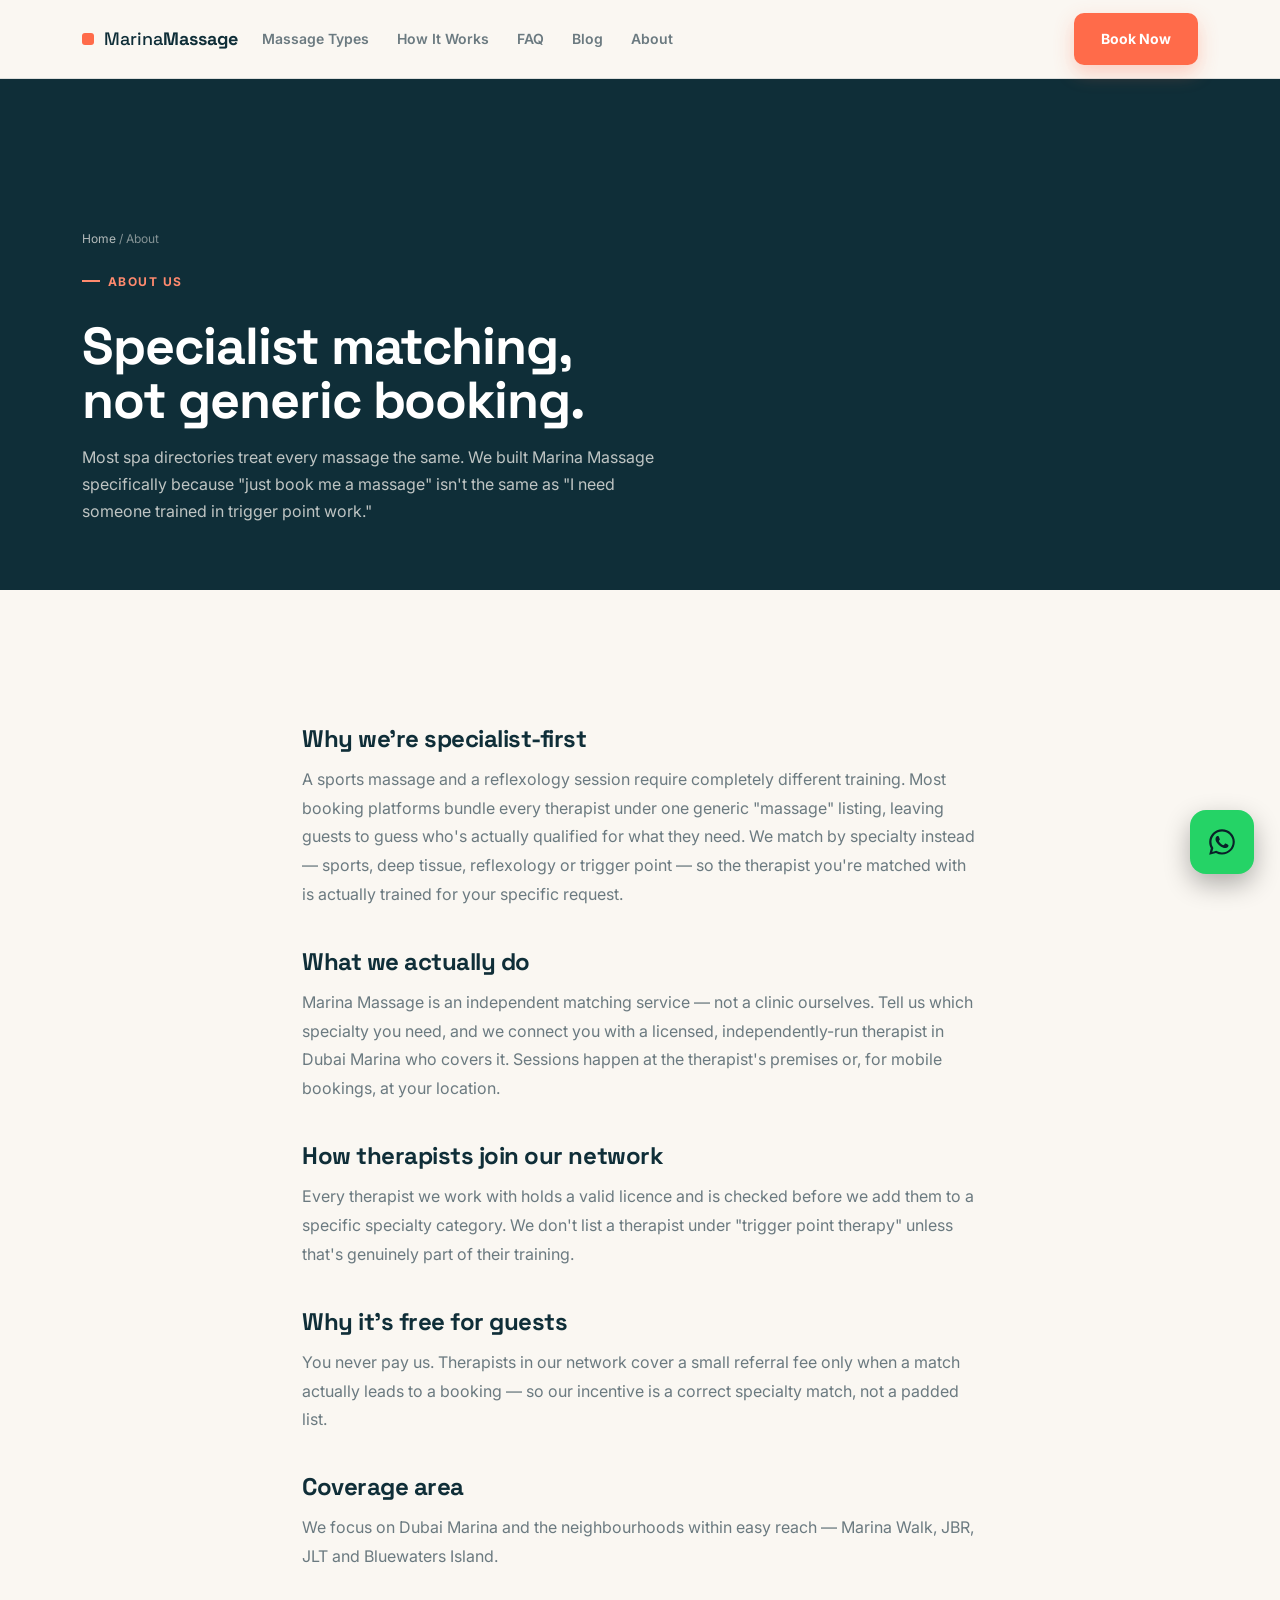
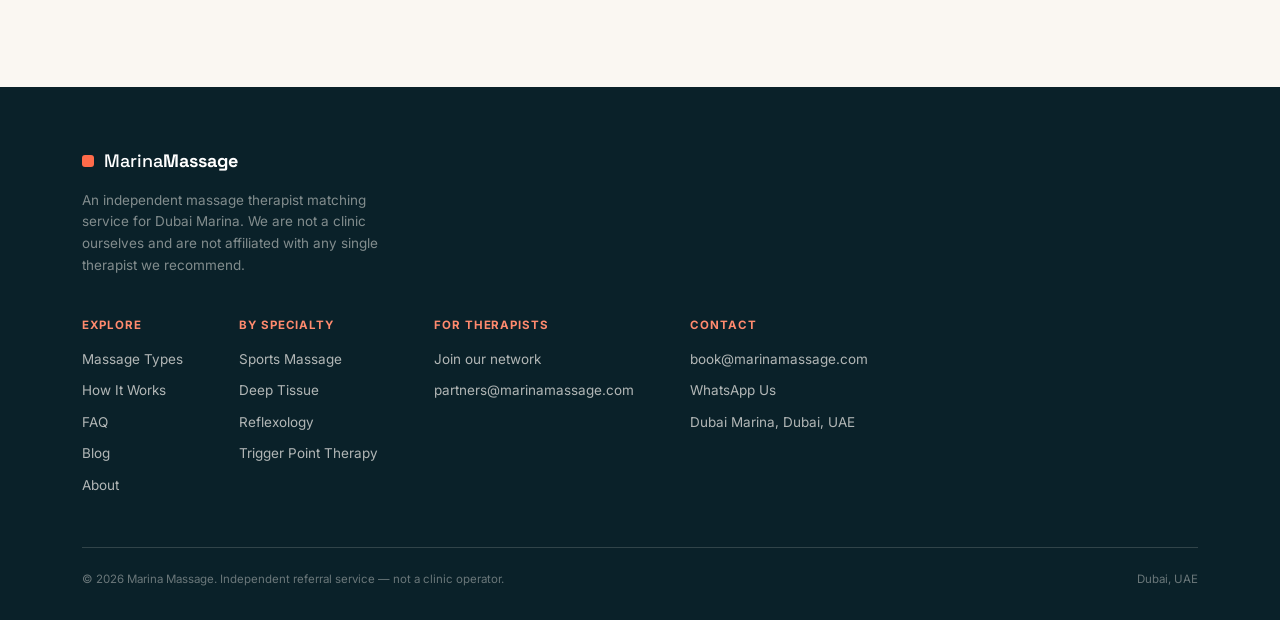
<file: about.html>
<!DOCTYPE html>
<html lang="en">
<head>
<meta charset="UTF-8">
<meta name="viewport" content="width=device-width, initial-scale=1.0">
<title>About Us — Marina Massage | Specialist Massage Therapist Matching</title>
<meta name="description" content="Learn how Marina Massage matches guests with the right massage specialist — sports, deep tissue, reflexology or trigger point — in Dubai Marina.">
<meta name="robots" content="index, follow, max-image-preview:large, max-snippet:-1, max-video-preview:-1">
<link rel="canonical" href="https://www.marinamassage.com/about.html">

<meta name="google-site-verification" content="REPLACE_WITH_YOUR_GSC_CODE">
<meta name="msvalidate.01" content="REPLACE_WITH_YOUR_BING_CODE">

<meta property="og:type" content="website">
<meta property="og:site_name" content="Marina Massage">
<meta property="og:title" content="About Us — Marina Massage | Specialist Massage Therapist Matching">
<meta property="og:description" content="Learn how Marina Massage matches guests with the right massage specialist — sports, deep tissue, reflexology or trigger point — in Dubai Marina.">
<meta property="og:image" content="https://images.unsplash.com/photo-1540205895360-4ad4cffb3aa8?w=1200&q=80&auto=format&fit=crop">
<meta property="og:image:width" content="1200">
<meta property="og:image:height" content="800">
<meta property="og:url" content="https://www.marinamassage.com/about.html">
<meta property="og:locale" content="en_AE">

<meta name="twitter:card" content="summary_large_image">
<meta name="twitter:title" content="About Us — Marina Massage | Specialist Massage Therapist Matching">
<meta name="twitter:description" content="Learn how Marina Massage matches guests with the right massage specialist — sports, deep tissue, reflexology or trigger point — in Dubai Marina.">
<meta name="twitter:image" content="https://images.unsplash.com/photo-1540205895360-4ad4cffb3aa8?w=1200&q=80&auto=format&fit=crop">

<link rel="preconnect" href="https://fonts.googleapis.com">
<link rel="preconnect" href="https://fonts.gstatic.com" crossorigin>
<link rel="preconnect" href="https://images.unsplash.com">
<link href="https://fonts.googleapis.com/css2?family=Space+Grotesk:wght@500;600;700&family=Inter:wght@400;500;600;700&display=swap" rel="stylesheet">

<script type="application/ld+json">
{
  "@context": "https://schema.org",
  "@type": "AboutPage",
  "name": "About Marina Massage",
  "url": "https://www.marinamassage.com/about.html",
  "mainEntity": {
    "@type": "LocalBusiness",
    "name": "Marina Massage",
    "description": "Independent massage therapist matching service for Dubai Marina."
  }
}
</script>

<link rel="stylesheet" href="style.css">
</head>
<body>
<nav class="nav">
  <div class="nav-inner">
    <a href="index.html" class="brand">
      <span class="brand-dot"></span>
      <span class="brand-word">Marina<strong>Massage</strong></span>
    </a>
    <div class="nav-links">
      <a href="index.html#types">Massage Types</a>
      <a href="index.html#how">How It Works</a>
      <a href="index.html#faq">FAQ</a>
      <a href="blog.html">Blog</a>
      <a href="about.html">About</a>
    </div>
    <div class="nav-cta">
      <a class="btn btn-primary" href="index.html#book">Book Now</a>
      <button class="nav-burger" aria-label="Menu" aria-expanded="false">
        <svg viewBox="0 0 24 24" fill="none" stroke="currentColor" stroke-width="2" stroke-linecap="round">
          <line x1="3" y1="6" x2="21" y2="6"></line>
          <line x1="3" y1="12" x2="21" y2="12"></line>
          <line x1="3" y1="18" x2="21" y2="18"></line>
        </svg>
      </button>
    </div>
  </div>
  <div class="mobile-links">
    <a href="index.html#types">Massage Types</a>
    <a href="index.html#how">How It Works</a>
    <a href="index.html#faq">FAQ</a>
    <a href="blog.html">Blog</a>
    <a href="about.html">About</a>
    <a href="index.html#book">Book Now</a>
  </div>
</nav>

<main id="main">
  <section class="page-hero">
    <div class="wrap">
      <div class="page-hero-crumb"><a href="index.html">Home</a> / About</div>
      <div class="eyebrow eyebrow-light">About Us</div>
      <h1>Specialist matching,<br>not generic booking.</h1>
      <p>Most spa directories treat every massage the same. We built Marina Massage specifically because "just book me a massage" isn't the same as "I need someone trained in trigger point work."</p>
    </div>
  </section>

  <section>
    <div class="wrap prose">
      <h2>Why we're specialist-first</h2>
      <p>A sports massage and a reflexology session require completely different training. Most booking platforms bundle every therapist under one generic "massage" listing, leaving guests to guess who's actually qualified for what they need. We match by specialty instead — sports, deep tissue, reflexology or trigger point — so the therapist you're matched with is actually trained for your specific request.</p>

      <h2>What we actually do</h2>
      <p>Marina Massage is an independent matching service — not a clinic ourselves. Tell us which specialty you need, and we connect you with a licensed, independently-run therapist in Dubai Marina who covers it. Sessions happen at the therapist's premises or, for mobile bookings, at your location.</p>

      <h2>How therapists join our network</h2>
      <p>Every therapist we work with holds a valid licence and is checked before we add them to a specific specialty category. We don't list a therapist under "trigger point therapy" unless that's genuinely part of their training.</p>

      <h2>Why it's free for guests</h2>
      <p>You never pay us. Therapists in our network cover a small referral fee only when a match actually leads to a booking — so our incentive is a correct specialty match, not a padded list.</p>

      <h2>Coverage area</h2>
      <p>We focus on Dubai Marina and the neighbourhoods within easy reach — Marina Walk, JBR, JLT and Bluewaters Island.</p>
    </div>
  </section>

</main>

<footer>
  <div class="wrap">
    <div class="footer-top">
      <div class="footer-brand">
        <a href="index.html" class="brand">
          <span class="brand-dot"></span>
          <span class="brand-word">Marina<strong>Massage</strong></span>
        </a>
        <p>An independent massage therapist matching service for Dubai Marina. We are not a clinic ourselves and are not affiliated with any single therapist we recommend.</p>
      </div>
      <div class="footer-cols">
        <div class="footer-col">
          <h4>Explore</h4>
          <a href="index.html#types">Massage Types</a>
          <a href="index.html#how">How It Works</a>
          <a href="index.html#faq">FAQ</a>
          <a href="blog.html">Blog</a>
          <a href="about.html">About</a>
        </div>
        <div class="footer-col">
          <h4>By Specialty</h4>
          <a href="sports-massage-dubai-marina.html">Sports Massage</a>
          <a href="deep-tissue-massage-dubai-marina.html">Deep Tissue</a>
          <a href="reflexology-dubai-marina.html">Reflexology</a>
          <a href="trigger-point-therapy-dubai-marina.html">Trigger Point Therapy</a>
        </div>
        <div class="footer-col">
          <h4>For Therapists</h4>
          <a href="mailto:partners@marinamassage.com">Join our network</a>
          <span>partners@marinamassage.com</span>
        </div>
        <div class="footer-col">
          <h4>Contact</h4>
          <a href="mailto:book@marinamassage.com">book@marinamassage.com</a>
          <a href="https://wa.me/9715XXXXXXXX" target="_blank" rel="noopener">WhatsApp Us</a>
          <span>Dubai Marina, Dubai, UAE</span>
        </div>
      </div>
    </div>
    <div class="footer-bottom">
      <span>© 2026 Marina Massage. Independent referral service — not a clinic operator.</span>
      <span>Dubai, UAE</span>
    </div>
  </div>
</footer>

<a href="https://wa.me/9715XXXXXXXX?text=Hi%2C%20I%27d%20like%20to%20book%20a%20massage%20therapist%20in%20Dubai%20Marina" class="whatsapp-float" target="_blank" rel="noopener" aria-label="Chat on WhatsApp">
  <svg viewBox="0 0 32 32" width="32" height="32" fill="currentColor" aria-hidden="true"><path d="M16.004 3.2c-7.06 0-12.8 5.74-12.8 12.8 0 2.258.594 4.4 1.63 6.246L3.2 28.8l6.73-1.766a12.73 12.73 0 0 0 6.074 1.546h.006c7.06 0 12.8-5.74 12.8-12.8s-5.74-12.58-12.806-12.58Zm0 23.36a10.5 10.5 0 0 1-5.35-1.464l-.384-.228-3.994 1.048 1.066-3.894-.25-.4a10.53 10.53 0 0 1-1.612-5.622c0-5.834 4.746-10.58 10.586-10.58 2.828 0 5.486 1.102 7.486 3.104a10.51 10.51 0 0 1 3.098 7.484c0 5.834-4.746 10.552-10.646 10.552Zm5.802-7.906c-.318-.16-1.882-.928-2.174-1.034-.292-.108-.504-.16-.716.16-.212.318-.822 1.034-1.008 1.246-.186.212-.372.238-.69.08-.318-.16-1.344-.496-2.56-1.578-.946-.844-1.586-1.886-1.772-2.204-.186-.318-.02-.49.14-.65.144-.144.318-.372.478-.558.16-.186.212-.318.318-.53.106-.212.052-.398-.026-.558-.08-.16-.716-1.726-.982-2.364-.258-.622-.522-.538-.716-.548l-.61-.01c-.212 0-.558.08-.85.398-.292.318-1.114 1.088-1.114 2.652s1.14 3.076 1.298 3.288c.16.212 2.244 3.428 5.436 4.806.76.328 1.352.524 1.814.67.762.242 1.456.208 2.004.126.612-.092 1.882-.77 2.148-1.512.266-.742.266-1.378.186-1.512-.078-.134-.29-.212-.608-.372Z"/></svg>
</a>

<script src="script.js"></script>
</body>
</html>
</file>
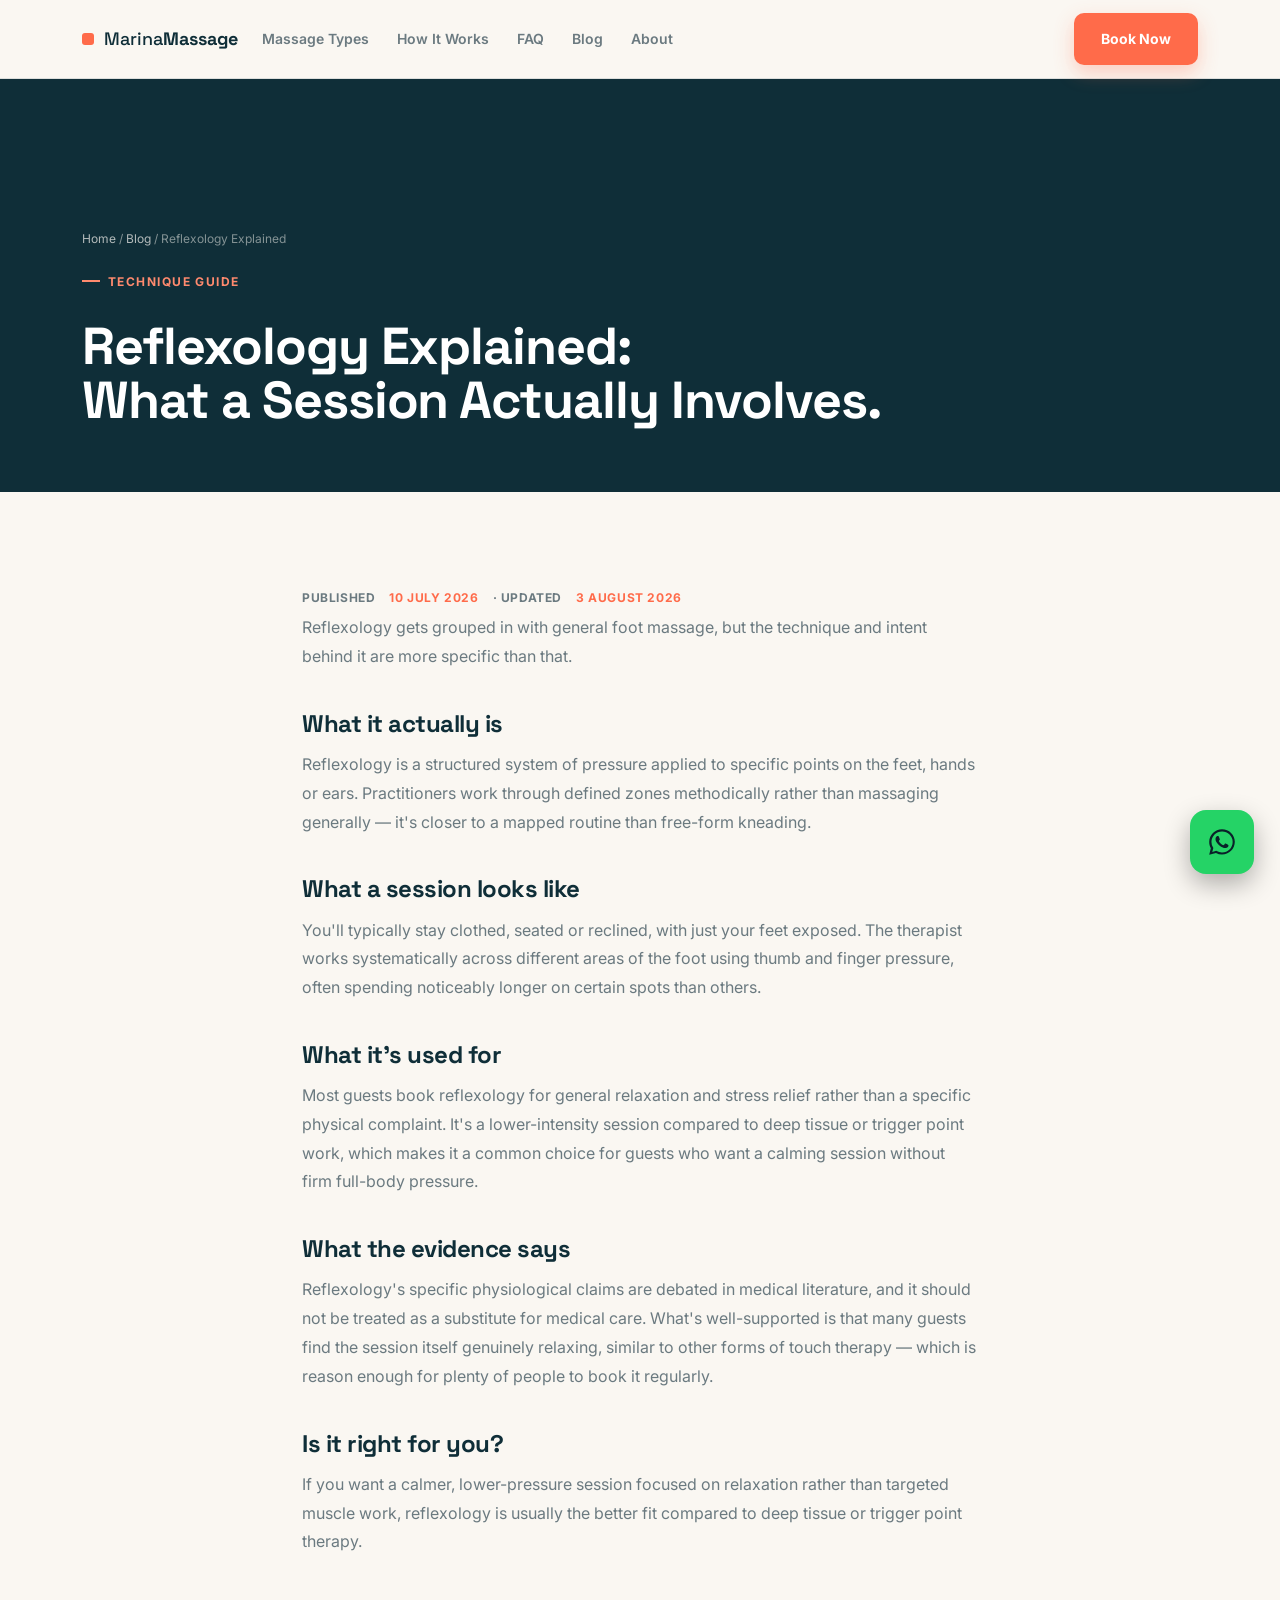
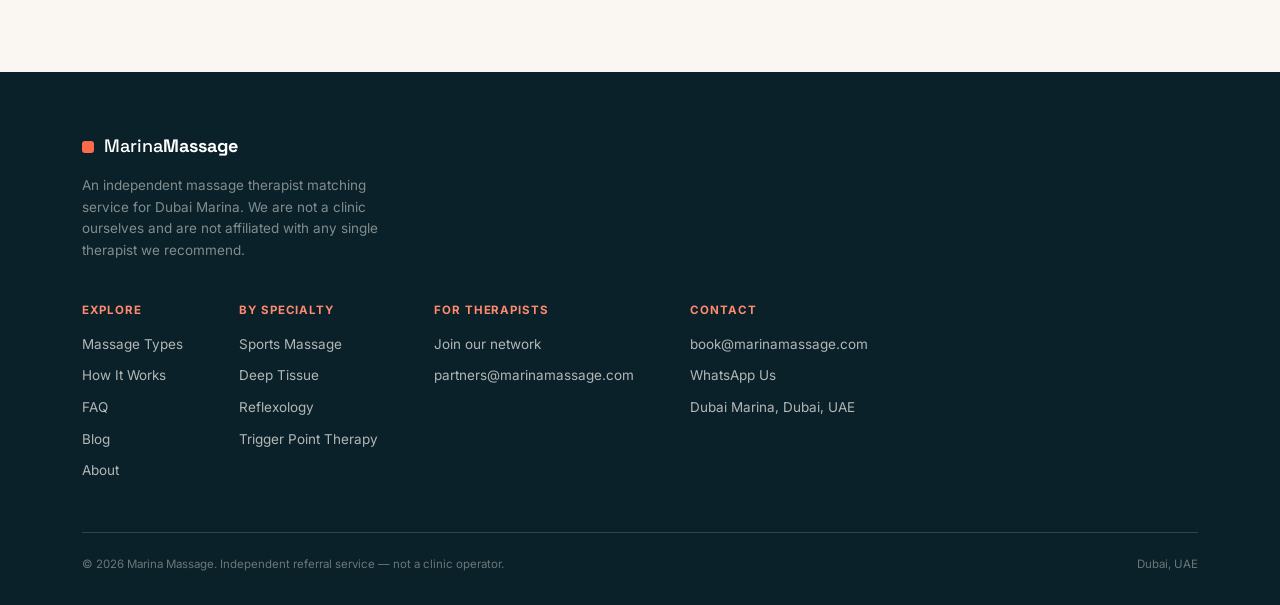
<file: blog-reflexology-explained html.html>
<!DOCTYPE html>
<html lang="en">
<head>
<meta charset="UTF-8">
<meta name="viewport" content="width=device-width, initial-scale=1.0">
<title>Reflexology Explained: What a Session Actually Involves | Marina Massage</title>
<meta name="description" content="What happens in a reflexology session, what it is used for, and what the evidence actually says.">
<meta name="robots" content="index, follow, max-image-preview:large, max-snippet:-1, max-video-preview:-1">
<link rel="canonical" href="https://www.marinamassage.com/blog-reflexology-explained.html">

<meta name="google-site-verification" content="REPLACE_WITH_YOUR_GSC_CODE">
<meta name="msvalidate.01" content="REPLACE_WITH_YOUR_BING_CODE">

<meta property="og:type" content="article">
<meta property="og:site_name" content="Marina Massage">
<meta property="og:title" content="Reflexology Explained: What a Session Actually Involves | Marina Massage">
<meta property="og:description" content="What happens in a reflexology session, what it is used for, and what the evidence actually says.">
<meta property="og:image" content="https://images.unsplash.com/photo-1545463913-5083aa7359a6?w=1200&q=80&auto=format&fit=crop">
<meta property="og:image:width" content="1200">
<meta property="og:image:height" content="800">
<meta property="og:url" content="https://www.marinamassage.com/blog-reflexology-explained.html">
<meta property="og:locale" content="en_AE">
<meta property="article:published_time" content="2026-07-10T09:00:00+04:00">
<meta property="article:modified_time" content="2026-08-03T12:00:00+04:00">
<meta name="twitter:card" content="summary_large_image">
<meta name="twitter:title" content="Reflexology Explained: What a Session Actually Involves | Marina Massage">
<meta name="twitter:description" content="What happens in a reflexology session, what it is used for, and what the evidence actually says.">
<meta name="twitter:image" content="https://images.unsplash.com/photo-1545463913-5083aa7359a6?w=1200&q=80&auto=format&fit=crop">

<link rel="preconnect" href="https://fonts.googleapis.com">
<link rel="preconnect" href="https://fonts.gstatic.com" crossorigin>
<link rel="preconnect" href="https://images.unsplash.com">
<link href="https://fonts.googleapis.com/css2?family=Space+Grotesk:wght@500;600;700&family=Inter:wght@400;500;600;700&display=swap" rel="stylesheet">

<script type="application/ld+json">
{
  "@context": "https://schema.org",
  "@type": "Article",
  "headline": "Reflexology Explained: What a Session Actually Involves",
  "description": "A guide to what happens in a reflexology session and what it is intended to do.",
  "image": "https://images.unsplash.com/photo-1545463913-5083aa7359a6?w=1200&q=80&auto=format&fit=crop",
  "author": {"@type": "Organization", "name": "Marina Massage"},
  "publisher": {"@type": "Organization", "name": "Marina Massage"},
  "datePublished": "2026-07-10",
  "dateModified": "2026-08-03",
  "mainEntityOfPage": "https://www.marinamassage.com/blog-reflexology-explained.html"
}
</script>

<link rel="stylesheet" href="style.css">
</head>
<body>
<nav class="nav">
  <div class="nav-inner">
    <a href="index.html" class="brand">
      <span class="brand-dot"></span>
      <span class="brand-word">Marina<strong>Massage</strong></span>
    </a>
    <div class="nav-links">
      <a href="index.html#types">Massage Types</a>
      <a href="index.html#how">How It Works</a>
      <a href="index.html#faq">FAQ</a>
      <a href="blog.html">Blog</a>
      <a href="about.html">About</a>
    </div>
    <div class="nav-cta">
      <a class="btn btn-primary" href="index.html#book">Book Now</a>
      <button class="nav-burger" aria-label="Menu" aria-expanded="false">
        <svg viewBox="0 0 24 24" fill="none" stroke="currentColor" stroke-width="2" stroke-linecap="round">
          <line x1="3" y1="6" x2="21" y2="6"></line>
          <line x1="3" y1="12" x2="21" y2="12"></line>
          <line x1="3" y1="18" x2="21" y2="18"></line>
        </svg>
      </button>
    </div>
  </div>
  <div class="mobile-links">
    <a href="index.html#types">Massage Types</a>
    <a href="index.html#how">How It Works</a>
    <a href="index.html#faq">FAQ</a>
    <a href="blog.html">Blog</a>
    <a href="about.html">About</a>
    <a href="index.html#book">Book Now</a>
  </div>
</nav>

<main id="main">
  <section class="page-hero">
    <div class="wrap">
      <div class="page-hero-crumb"><a href="index.html">Home</a> / <a href="blog.html">Blog</a> / Reflexology Explained</div>
      <div class="eyebrow eyebrow-light">Technique Guide</div>
      <h1>Reflexology Explained:<br>What a Session Actually Involves.</h1>
    </div>
  </section>

  <section>
    <div class="wrap prose">
      <div class="prose-meta">Published <span>10 July 2026</span> · Updated <span>3 August 2026</span></div>
      <p>Reflexology gets grouped in with general foot massage, but the technique and intent behind it are more specific than that.</p>

      <h2>What it actually is</h2>
      <p>Reflexology is a structured system of pressure applied to specific points on the feet, hands or ears. Practitioners work through defined zones methodically rather than massaging generally — it's closer to a mapped routine than free-form kneading.</p>

      <h2>What a session looks like</h2>
      <p>You'll typically stay clothed, seated or reclined, with just your feet exposed. The therapist works systematically across different areas of the foot using thumb and finger pressure, often spending noticeably longer on certain spots than others.</p>

      <h2>What it's used for</h2>
      <p>Most guests book reflexology for general relaxation and stress relief rather than a specific physical complaint. It's a lower-intensity session compared to deep tissue or trigger point work, which makes it a common choice for guests who want a calming session without firm full-body pressure.</p>

      <h2>What the evidence says</h2>
      <p>Reflexology's specific physiological claims are debated in medical literature, and it should not be treated as a substitute for medical care. What's well-supported is that many guests find the session itself genuinely relaxing, similar to other forms of touch therapy — which is reason enough for plenty of people to book it regularly.</p>

      <h2>Is it right for you?</h2>
      <p>If you want a calmer, lower-pressure session focused on relaxation rather than targeted muscle work, reflexology is usually the better fit compared to deep tissue or trigger point therapy.</p>
    </div>
  </section>

</main>

<footer>
  <div class="wrap">
    <div class="footer-top">
      <div class="footer-brand">
        <a href="index.html" class="brand">
          <span class="brand-dot"></span>
          <span class="brand-word">Marina<strong>Massage</strong></span>
        </a>
        <p>An independent massage therapist matching service for Dubai Marina. We are not a clinic ourselves and are not affiliated with any single therapist we recommend.</p>
      </div>
      <div class="footer-cols">
        <div class="footer-col">
          <h4>Explore</h4>
          <a href="index.html#types">Massage Types</a>
          <a href="index.html#how">How It Works</a>
          <a href="index.html#faq">FAQ</a>
          <a href="blog.html">Blog</a>
          <a href="about.html">About</a>
        </div>
        <div class="footer-col">
          <h4>By Specialty</h4>
          <a href="sports-massage-dubai-marina.html">Sports Massage</a>
          <a href="deep-tissue-massage-dubai-marina.html">Deep Tissue</a>
          <a href="reflexology-dubai-marina.html">Reflexology</a>
          <a href="trigger-point-therapy-dubai-marina.html">Trigger Point Therapy</a>
        </div>
        <div class="footer-col">
          <h4>For Therapists</h4>
          <a href="mailto:partners@marinamassage.com">Join our network</a>
          <span>partners@marinamassage.com</span>
        </div>
        <div class="footer-col">
          <h4>Contact</h4>
          <a href="mailto:book@marinamassage.com">book@marinamassage.com</a>
          <a href="https://wa.me/9715XXXXXXXX" target="_blank" rel="noopener">WhatsApp Us</a>
          <span>Dubai Marina, Dubai, UAE</span>
        </div>
      </div>
    </div>
    <div class="footer-bottom">
      <span>© 2026 Marina Massage. Independent referral service — not a clinic operator.</span>
      <span>Dubai, UAE</span>
    </div>
  </div>
</footer>

<a href="https://wa.me/9715XXXXXXXX?text=Hi%2C%20I%27d%20like%20to%20book%20a%20massage%20therapist%20in%20Dubai%20Marina" class="whatsapp-float" target="_blank" rel="noopener" aria-label="Chat on WhatsApp">
  <svg viewBox="0 0 32 32" width="32" height="32" fill="currentColor" aria-hidden="true"><path d="M16.004 3.2c-7.06 0-12.8 5.74-12.8 12.8 0 2.258.594 4.4 1.63 6.246L3.2 28.8l6.73-1.766a12.73 12.73 0 0 0 6.074 1.546h.006c7.06 0 12.8-5.74 12.8-12.8s-5.74-12.58-12.806-12.58Zm0 23.36a10.5 10.5 0 0 1-5.35-1.464l-.384-.228-3.994 1.048 1.066-3.894-.25-.4a10.53 10.53 0 0 1-1.612-5.622c0-5.834 4.746-10.58 10.586-10.58 2.828 0 5.486 1.102 7.486 3.104a10.51 10.51 0 0 1 3.098 7.484c0 5.834-4.746 10.552-10.646 10.552Zm5.802-7.906c-.318-.16-1.882-.928-2.174-1.034-.292-.108-.504-.16-.716.16-.212.318-.822 1.034-1.008 1.246-.186.212-.372.238-.69.08-.318-.16-1.344-.496-2.56-1.578-.946-.844-1.586-1.886-1.772-2.204-.186-.318-.02-.49.14-.65.144-.144.318-.372.478-.558.16-.186.212-.318.318-.53.106-.212.052-.398-.026-.558-.08-.16-.716-1.726-.982-2.364-.258-.622-.522-.538-.716-.548l-.61-.01c-.212 0-.558.08-.85.398-.292.318-1.114 1.088-1.114 2.652s1.14 3.076 1.298 3.288c.16.212 2.244 3.428 5.436 4.806.76.328 1.352.524 1.814.67.762.242 1.456.208 2.004.126.612-.092 1.882-.77 2.148-1.512.266-.742.266-1.378.186-1.512-.078-.134-.29-.212-.608-.372Z"/></svg>
</a>

<script src="script.js"></script>
</body>
</html>
</file>
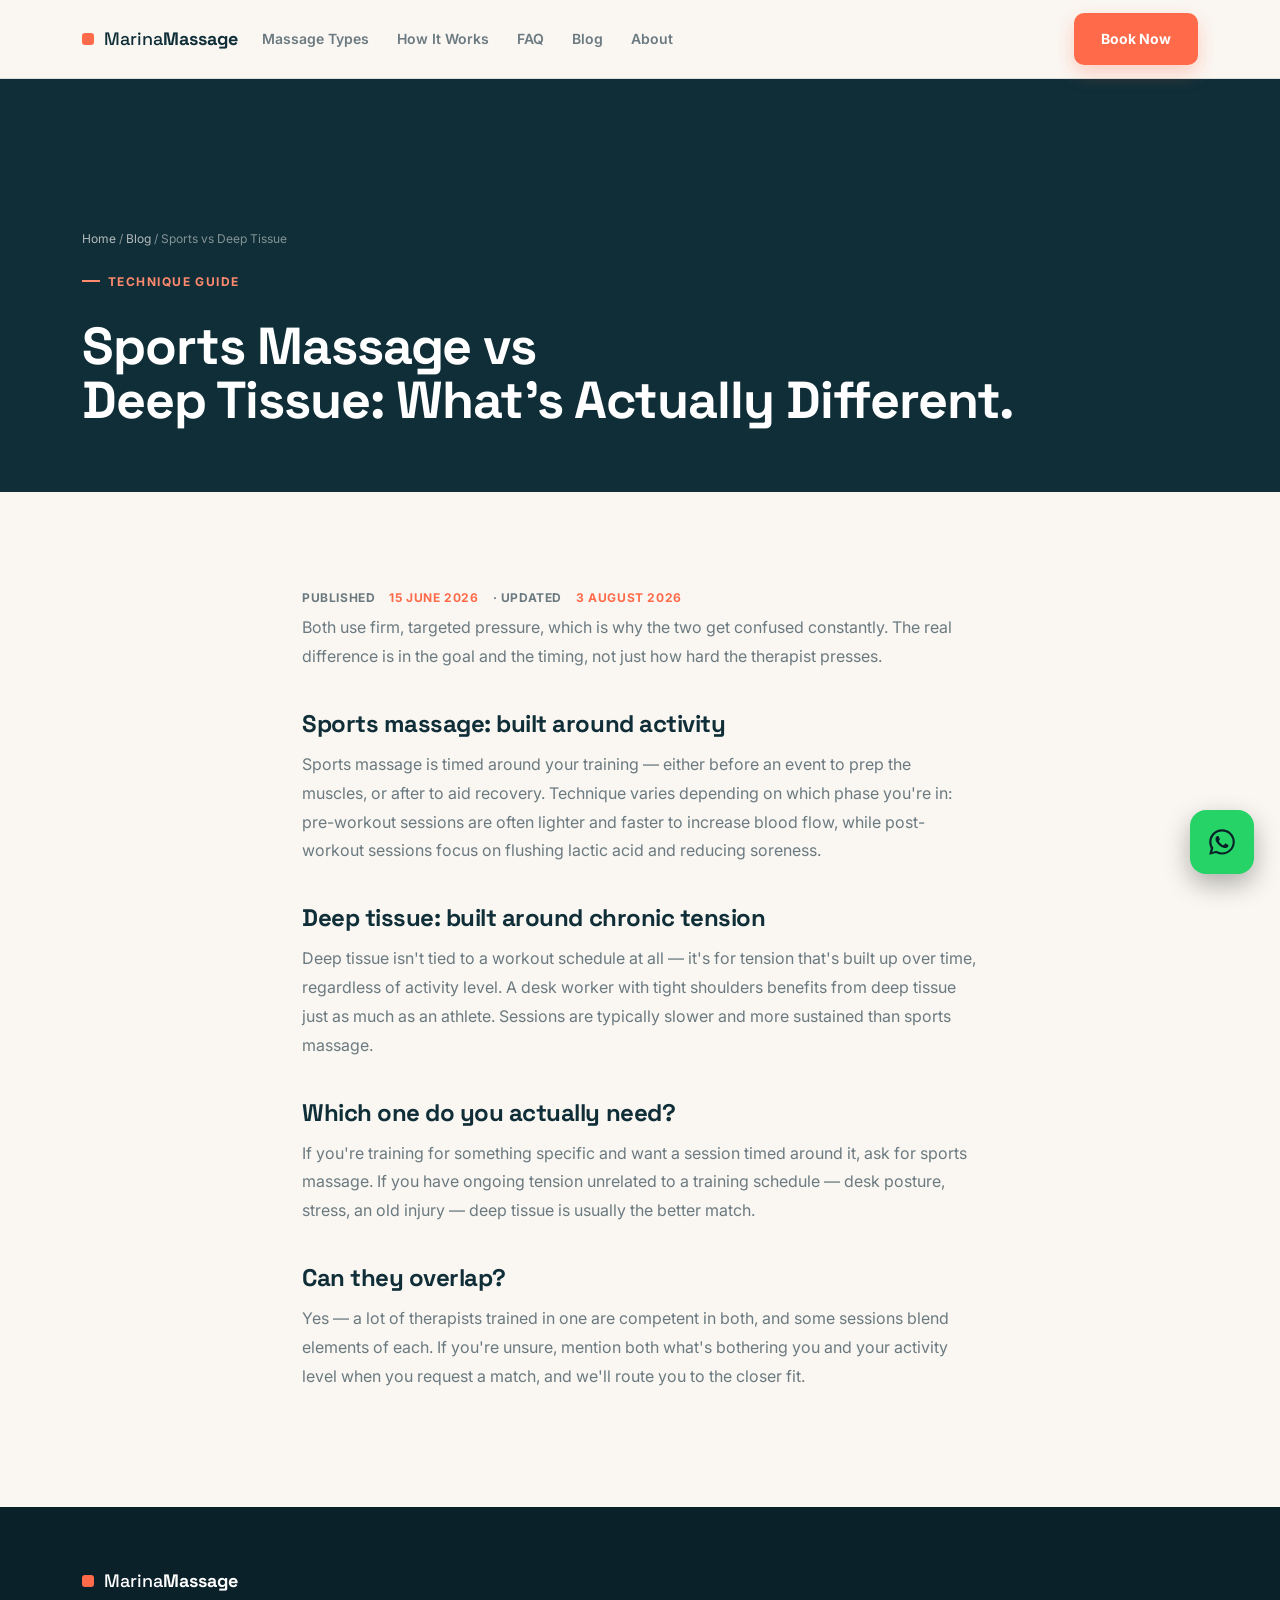
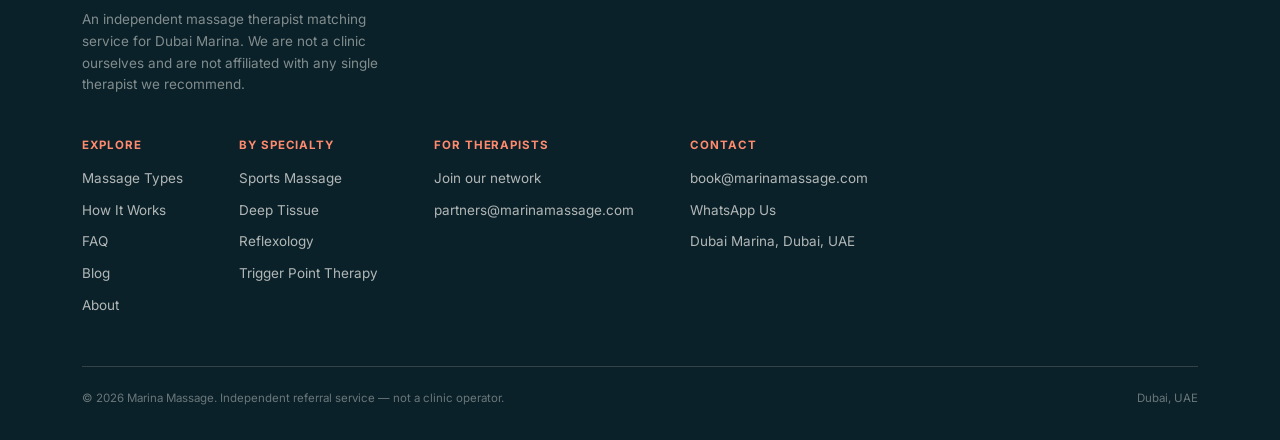
<file: blog-sports-vs-deep-tissue .html>
<!DOCTYPE html>
<html lang="en">
<head>
<meta charset="UTF-8">
<meta name="viewport" content="width=device-width, initial-scale=1.0">
<title>Sports Massage vs Deep Tissue: What's Actually Different | Marina Massage</title>
<meta name="description" content="Both use firm pressure, but sports massage and deep tissue massage differ in goal, timing and technique. Here is how to tell them apart.">
<meta name="robots" content="index, follow, max-image-preview:large, max-snippet:-1, max-video-preview:-1">
<link rel="canonical" href="https://www.marinamassage.com/blog-sports-vs-deep-tissue.html">

<meta name="google-site-verification" content="REPLACE_WITH_YOUR_GSC_CODE">
<meta name="msvalidate.01" content="REPLACE_WITH_YOUR_BING_CODE">

<meta property="og:type" content="article">
<meta property="og:site_name" content="Marina Massage">
<meta property="og:title" content="Sports Massage vs Deep Tissue: What's Actually Different | Marina Massage">
<meta property="og:description" content="Both use firm pressure, but sports massage and deep tissue massage differ in goal, timing and technique. Here is how to tell them apart.">
<meta property="og:image" content="https://images.unsplash.com/photo-1752650143052-fab46a8c2735?w=1200&q=80&auto=format&fit=crop">
<meta property="og:image:width" content="1200">
<meta property="og:image:height" content="800">
<meta property="og:url" content="https://www.marinamassage.com/blog-sports-vs-deep-tissue.html">
<meta property="og:locale" content="en_AE">
<meta property="article:published_time" content="2026-06-15T09:00:00+04:00">
<meta property="article:modified_time" content="2026-08-03T12:00:00+04:00">
<meta name="twitter:card" content="summary_large_image">
<meta name="twitter:title" content="Sports Massage vs Deep Tissue: What's Actually Different | Marina Massage">
<meta name="twitter:description" content="Both use firm pressure, but sports massage and deep tissue massage differ in goal, timing and technique. Here is how to tell them apart.">
<meta name="twitter:image" content="https://images.unsplash.com/photo-1752650143052-fab46a8c2735?w=1200&q=80&auto=format&fit=crop">

<link rel="preconnect" href="https://fonts.googleapis.com">
<link rel="preconnect" href="https://fonts.gstatic.com" crossorigin>
<link rel="preconnect" href="https://images.unsplash.com">
<link href="https://fonts.googleapis.com/css2?family=Space+Grotesk:wght@500;600;700&family=Inter:wght@400;500;600;700&display=swap" rel="stylesheet">

<script type="application/ld+json">
{
  "@context": "https://schema.org",
  "@type": "Article",
  "headline": "Sports Massage vs Deep Tissue: What's Actually Different",
  "description": "Both use firm pressure, but sports massage and deep tissue massage differ in goal, timing and technique.",
  "image": "https://images.unsplash.com/photo-1752650143052-fab46a8c2735?w=1200&q=80&auto=format&fit=crop",
  "author": {"@type": "Organization", "name": "Marina Massage"},
  "publisher": {"@type": "Organization", "name": "Marina Massage"},
  "datePublished": "2026-06-15",
  "dateModified": "2026-08-03",
  "mainEntityOfPage": "https://www.marinamassage.com/blog-sports-vs-deep-tissue.html"
}
</script>

<link rel="stylesheet" href="style.css">
</head>
<body>
<nav class="nav">
  <div class="nav-inner">
    <a href="index.html" class="brand">
      <span class="brand-dot"></span>
      <span class="brand-word">Marina<strong>Massage</strong></span>
    </a>
    <div class="nav-links">
      <a href="index.html#types">Massage Types</a>
      <a href="index.html#how">How It Works</a>
      <a href="index.html#faq">FAQ</a>
      <a href="blog.html">Blog</a>
      <a href="about.html">About</a>
    </div>
    <div class="nav-cta">
      <a class="btn btn-primary" href="index.html#book">Book Now</a>
      <button class="nav-burger" aria-label="Menu" aria-expanded="false">
        <svg viewBox="0 0 24 24" fill="none" stroke="currentColor" stroke-width="2" stroke-linecap="round">
          <line x1="3" y1="6" x2="21" y2="6"></line>
          <line x1="3" y1="12" x2="21" y2="12"></line>
          <line x1="3" y1="18" x2="21" y2="18"></line>
        </svg>
      </button>
    </div>
  </div>
  <div class="mobile-links">
    <a href="index.html#types">Massage Types</a>
    <a href="index.html#how">How It Works</a>
    <a href="index.html#faq">FAQ</a>
    <a href="blog.html">Blog</a>
    <a href="about.html">About</a>
    <a href="index.html#book">Book Now</a>
  </div>
</nav>

<main id="main">
  <section class="page-hero">
    <div class="wrap">
      <div class="page-hero-crumb"><a href="index.html">Home</a> / <a href="blog.html">Blog</a> / Sports vs Deep Tissue</div>
      <div class="eyebrow eyebrow-light">Technique Guide</div>
      <h1>Sports Massage vs<br>Deep Tissue: What's Actually Different.</h1>
    </div>
  </section>

  <section>
    <div class="wrap prose">
      <div class="prose-meta">Published <span>15 June 2026</span> · Updated <span>3 August 2026</span></div>
      <p>Both use firm, targeted pressure, which is why the two get confused constantly. The real difference is in the goal and the timing, not just how hard the therapist presses.</p>

      <h2>Sports massage: built around activity</h2>
      <p>Sports massage is timed around your training — either before an event to prep the muscles, or after to aid recovery. Technique varies depending on which phase you're in: pre-workout sessions are often lighter and faster to increase blood flow, while post-workout sessions focus on flushing lactic acid and reducing soreness.</p>

      <h2>Deep tissue: built around chronic tension</h2>
      <p>Deep tissue isn't tied to a workout schedule at all — it's for tension that's built up over time, regardless of activity level. A desk worker with tight shoulders benefits from deep tissue just as much as an athlete. Sessions are typically slower and more sustained than sports massage.</p>

      <h2>Which one do you actually need?</h2>
      <p>If you're training for something specific and want a session timed around it, ask for sports massage. If you have ongoing tension unrelated to a training schedule — desk posture, stress, an old injury — deep tissue is usually the better match.</p>

      <h2>Can they overlap?</h2>
      <p>Yes — a lot of therapists trained in one are competent in both, and some sessions blend elements of each. If you're unsure, mention both what's bothering you and your activity level when you request a match, and we'll route you to the closer fit.</p>
    </div>
  </section>

</main>

<footer>
  <div class="wrap">
    <div class="footer-top">
      <div class="footer-brand">
        <a href="index.html" class="brand">
          <span class="brand-dot"></span>
          <span class="brand-word">Marina<strong>Massage</strong></span>
        </a>
        <p>An independent massage therapist matching service for Dubai Marina. We are not a clinic ourselves and are not affiliated with any single therapist we recommend.</p>
      </div>
      <div class="footer-cols">
        <div class="footer-col">
          <h4>Explore</h4>
          <a href="index.html#types">Massage Types</a>
          <a href="index.html#how">How It Works</a>
          <a href="index.html#faq">FAQ</a>
          <a href="blog.html">Blog</a>
          <a href="about.html">About</a>
        </div>
        <div class="footer-col">
          <h4>By Specialty</h4>
          <a href="sports-massage-dubai-marina.html">Sports Massage</a>
          <a href="deep-tissue-massage-dubai-marina.html">Deep Tissue</a>
          <a href="reflexology-dubai-marina.html">Reflexology</a>
          <a href="trigger-point-therapy-dubai-marina.html">Trigger Point Therapy</a>
        </div>
        <div class="footer-col">
          <h4>For Therapists</h4>
          <a href="mailto:partners@marinamassage.com">Join our network</a>
          <span>partners@marinamassage.com</span>
        </div>
        <div class="footer-col">
          <h4>Contact</h4>
          <a href="mailto:book@marinamassage.com">book@marinamassage.com</a>
          <a href="https://wa.me/9715XXXXXXXX" target="_blank" rel="noopener">WhatsApp Us</a>
          <span>Dubai Marina, Dubai, UAE</span>
        </div>
      </div>
    </div>
    <div class="footer-bottom">
      <span>© 2026 Marina Massage. Independent referral service — not a clinic operator.</span>
      <span>Dubai, UAE</span>
    </div>
  </div>
</footer>

<a href="https://wa.me/9715XXXXXXXX?text=Hi%2C%20I%27d%20like%20to%20book%20a%20massage%20therapist%20in%20Dubai%20Marina" class="whatsapp-float" target="_blank" rel="noopener" aria-label="Chat on WhatsApp">
  <svg viewBox="0 0 32 32" width="32" height="32" fill="currentColor" aria-hidden="true"><path d="M16.004 3.2c-7.06 0-12.8 5.74-12.8 12.8 0 2.258.594 4.4 1.63 6.246L3.2 28.8l6.73-1.766a12.73 12.73 0 0 0 6.074 1.546h.006c7.06 0 12.8-5.74 12.8-12.8s-5.74-12.58-12.806-12.58Zm0 23.36a10.5 10.5 0 0 1-5.35-1.464l-.384-.228-3.994 1.048 1.066-3.894-.25-.4a10.53 10.53 0 0 1-1.612-5.622c0-5.834 4.746-10.58 10.586-10.58 2.828 0 5.486 1.102 7.486 3.104a10.51 10.51 0 0 1 3.098 7.484c0 5.834-4.746 10.552-10.646 10.552Zm5.802-7.906c-.318-.16-1.882-.928-2.174-1.034-.292-.108-.504-.16-.716.16-.212.318-.822 1.034-1.008 1.246-.186.212-.372.238-.69.08-.318-.16-1.344-.496-2.56-1.578-.946-.844-1.586-1.886-1.772-2.204-.186-.318-.02-.49.14-.65.144-.144.318-.372.478-.558.16-.186.212-.318.318-.53.106-.212.052-.398-.026-.558-.08-.16-.716-1.726-.982-2.364-.258-.622-.522-.538-.716-.548l-.61-.01c-.212 0-.558.08-.85.398-.292.318-1.114 1.088-1.114 2.652s1.14 3.076 1.298 3.288c.16.212 2.244 3.428 5.436 4.806.76.328 1.352.524 1.814.67.762.242 1.456.208 2.004.126.612-.092 1.882-.77 2.148-1.512.266-.742.266-1.378.186-1.512-.078-.134-.29-.212-.608-.372Z"/></svg>
</a>

<script src="script.js"></script>
</body>
</html>
</file>
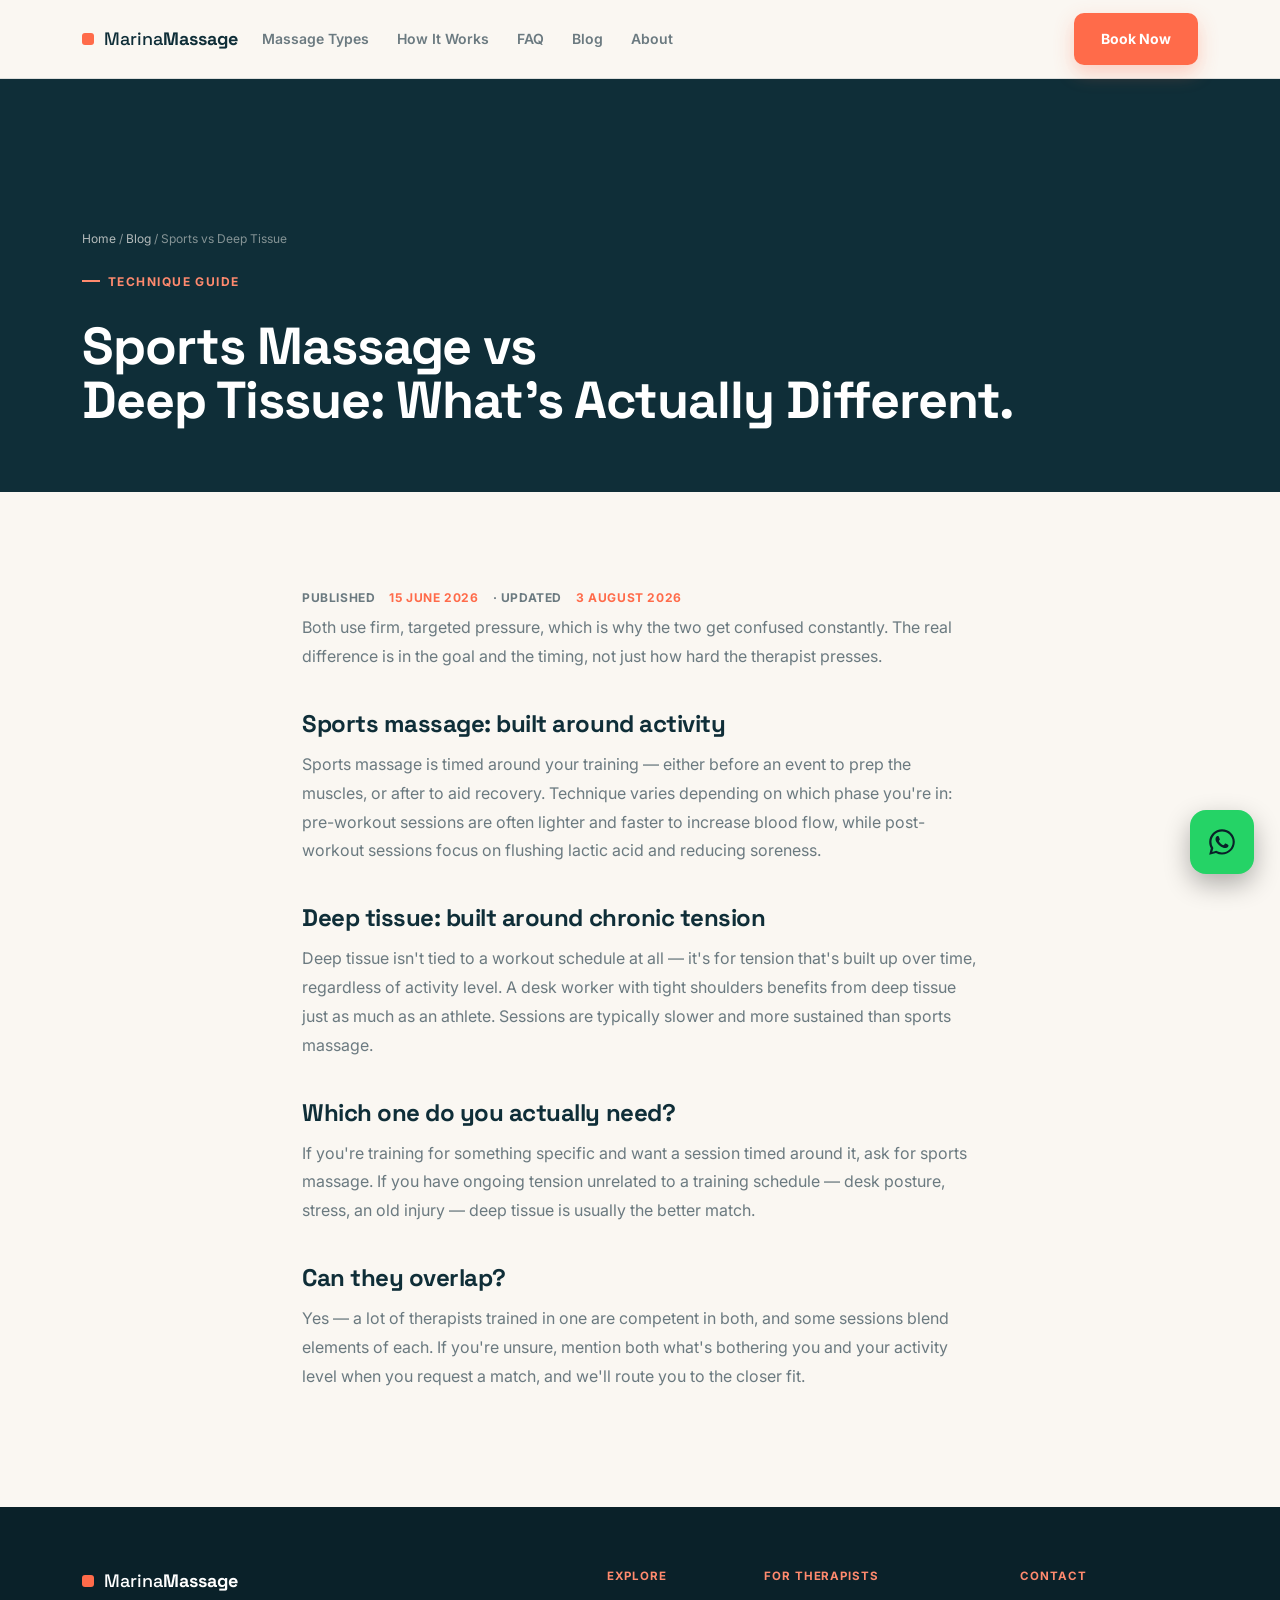
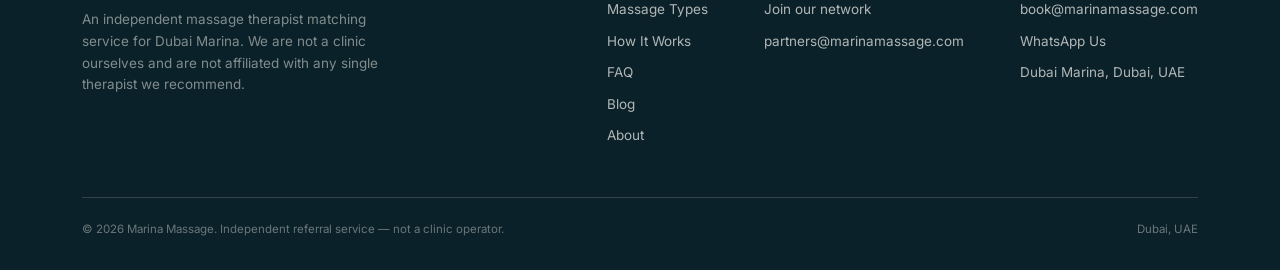
<file: blog-sports-vs-deep-tissue.html>
<!DOCTYPE html>
<html lang="en">
<head>
<meta charset="UTF-8">
<meta name="viewport" content="width=device-width, initial-scale=1.0">
<title>Sports Massage vs Deep Tissue: What's Actually Different | Marina Massage</title>
<meta name="description" content="Both use firm pressure, but sports massage and deep tissue massage differ in goal, timing and technique. Here is how to tell them apart.">
<meta name="robots" content="index, follow, max-image-preview:large, max-snippet:-1, max-video-preview:-1">
<link rel="canonical" href="https://www.marinamassage.com/blog-sports-vs-deep-tissue.html">

<meta name="google-site-verification" content="REPLACE_WITH_YOUR_GSC_CODE">
<meta name="msvalidate.01" content="REPLACE_WITH_YOUR_BING_CODE">

<meta property="og:type" content="article">
<meta property="og:site_name" content="Marina Massage">
<meta property="og:title" content="Sports Massage vs Deep Tissue: What's Actually Different | Marina Massage">
<meta property="og:description" content="Both use firm pressure, but sports massage and deep tissue massage differ in goal, timing and technique. Here is how to tell them apart.">
<meta property="og:image" content="https://images.unsplash.com/photo-1752650143052-fab46a8c2735?w=1200&q=80&auto=format&fit=crop">
<meta property="og:image:width" content="1200">
<meta property="og:image:height" content="800">
<meta property="og:url" content="https://www.marinamassage.com/blog-sports-vs-deep-tissue.html">
<meta property="og:locale" content="en_AE">
<meta property="article:published_time" content="2026-06-15T09:00:00+04:00">
<meta property="article:modified_time" content="2026-08-03T12:00:00+04:00">
<meta name="twitter:card" content="summary_large_image">
<meta name="twitter:title" content="Sports Massage vs Deep Tissue: What's Actually Different | Marina Massage">
<meta name="twitter:description" content="Both use firm pressure, but sports massage and deep tissue massage differ in goal, timing and technique. Here is how to tell them apart.">
<meta name="twitter:image" content="https://images.unsplash.com/photo-1752650143052-fab46a8c2735?w=1200&q=80&auto=format&fit=crop">

<link rel="preconnect" href="https://fonts.googleapis.com">
<link rel="preconnect" href="https://fonts.gstatic.com" crossorigin>
<link rel="preconnect" href="https://images.unsplash.com">
<link href="https://fonts.googleapis.com/css2?family=Space+Grotesk:wght@500;600;700&family=Inter:wght@400;500;600;700&display=swap" rel="stylesheet">

<script type="application/ld+json">
{
  "@context": "https://schema.org",
  "@type": "Article",
  "headline": "Sports Massage vs Deep Tissue: What's Actually Different",
  "description": "Both use firm pressure, but sports massage and deep tissue massage differ in goal, timing and technique.",
  "image": "https://images.unsplash.com/photo-1752650143052-fab46a8c2735?w=1200&q=80&auto=format&fit=crop",
  "author": {"@type": "Organization", "name": "Marina Massage"},
  "publisher": {"@type": "Organization", "name": "Marina Massage"},
  "datePublished": "2026-06-15",
  "dateModified": "2026-08-03",
  "mainEntityOfPage": "https://www.marinamassage.com/blog-sports-vs-deep-tissue.html"
}
</script>

<link rel="stylesheet" href="style.css">
</head>
<body>
<nav class="nav">
  <div class="nav-inner">
    <a href="index.html" class="brand">
      <span class="brand-dot"></span>
      <span class="brand-word">Marina<strong>Massage</strong></span>
    </a>
    <div class="nav-links">
      <a href="index.html#types">Massage Types</a>
      <a href="index.html#how">How It Works</a>
      <a href="index.html#faq">FAQ</a>
      <a href="blog.html">Blog</a>
      <a href="about.html">About</a>
    </div>
    <div class="nav-cta">
      <a class="btn btn-primary" href="index.html#book">Book Now</a>
      <button class="nav-burger" aria-label="Menu" aria-expanded="false">
        <svg viewBox="0 0 24 24" fill="none" stroke="currentColor" stroke-width="2" stroke-linecap="round">
          <line x1="3" y1="6" x2="21" y2="6"></line>
          <line x1="3" y1="12" x2="21" y2="12"></line>
          <line x1="3" y1="18" x2="21" y2="18"></line>
        </svg>
      </button>
    </div>
  </div>
  <div class="mobile-links">
    <a href="index.html#types">Massage Types</a>
    <a href="index.html#how">How It Works</a>
    <a href="index.html#faq">FAQ</a>
    <a href="blog.html">Blog</a>
    <a href="about.html">About</a>
    <a href="index.html#book">Book Now</a>
  </div>
</nav>

<main id="main">
  <section class="page-hero">
    <div class="wrap">
      <div class="page-hero-crumb"><a href="index.html">Home</a> / <a href="blog.html">Blog</a> / Sports vs Deep Tissue</div>
      <div class="eyebrow eyebrow-light">Technique Guide</div>
      <h1>Sports Massage vs<br>Deep Tissue: What's Actually Different.</h1>
    </div>
  </section>

  <section>
    <div class="wrap prose">
      <div class="prose-meta">Published <span>15 June 2026</span> · Updated <span>3 August 2026</span></div>
      <p>Both use firm, targeted pressure, which is why the two get confused constantly. The real difference is in the goal and the timing, not just how hard the therapist presses.</p>

      <h2>Sports massage: built around activity</h2>
      <p>Sports massage is timed around your training — either before an event to prep the muscles, or after to aid recovery. Technique varies depending on which phase you're in: pre-workout sessions are often lighter and faster to increase blood flow, while post-workout sessions focus on flushing lactic acid and reducing soreness.</p>

      <h2>Deep tissue: built around chronic tension</h2>
      <p>Deep tissue isn't tied to a workout schedule at all — it's for tension that's built up over time, regardless of activity level. A desk worker with tight shoulders benefits from deep tissue just as much as an athlete. Sessions are typically slower and more sustained than sports massage.</p>

      <h2>Which one do you actually need?</h2>
      <p>If you're training for something specific and want a session timed around it, ask for sports massage. If you have ongoing tension unrelated to a training schedule — desk posture, stress, an old injury — deep tissue is usually the better match.</p>

      <h2>Can they overlap?</h2>
      <p>Yes — a lot of therapists trained in one are competent in both, and some sessions blend elements of each. If you're unsure, mention both what's bothering you and your activity level when you request a match, and we'll route you to the closer fit.</p>
    </div>
  </section>

</main>

<footer>
  <div class="wrap">
    <div class="footer-top">
      <div class="footer-brand">
        <a href="index.html" class="brand">
          <span class="brand-dot"></span>
          <span class="brand-word">Marina<strong>Massage</strong></span>
        </a>
        <p>An independent massage therapist matching service for Dubai Marina. We are not a clinic ourselves and are not affiliated with any single therapist we recommend.</p>
      </div>
      <div class="footer-cols">
        <div class="footer-col">
          <h4>Explore</h4>
          <a href="index.html#types">Massage Types</a>
          <a href="index.html#how">How It Works</a>
          <a href="index.html#faq">FAQ</a>
          <a href="blog.html">Blog</a>
          <a href="about.html">About</a>
        </div>
        <div class="footer-col">
          <h4>For Therapists</h4>
          <a href="mailto:partners@marinamassage.com">Join our network</a>
          <span>partners@marinamassage.com</span>
        </div>
        <div class="footer-col">
          <h4>Contact</h4>
          <a href="mailto:book@marinamassage.com">book@marinamassage.com</a>
          <a href="https://wa.me/9715XXXXXXXX" target="_blank" rel="noopener">WhatsApp Us</a>
          <span>Dubai Marina, Dubai, UAE</span>
        </div>
      </div>
    </div>
    <div class="footer-bottom">
      <span>© 2026 Marina Massage. Independent referral service — not a clinic operator.</span>
      <span>Dubai, UAE</span>
    </div>
  </div>
</footer>

<a href="https://wa.me/9715XXXXXXXX?text=Hi%2C%20I%27d%20like%20to%20book%20a%20massage%20therapist%20in%20Dubai%20Marina" class="whatsapp-float" target="_blank" rel="noopener" aria-label="Chat on WhatsApp">
  <svg viewBox="0 0 32 32" width="32" height="32" fill="currentColor" aria-hidden="true"><path d="M16.004 3.2c-7.06 0-12.8 5.74-12.8 12.8 0 2.258.594 4.4 1.63 6.246L3.2 28.8l6.73-1.766a12.73 12.73 0 0 0 6.074 1.546h.006c7.06 0 12.8-5.74 12.8-12.8s-5.74-12.58-12.806-12.58Zm0 23.36a10.5 10.5 0 0 1-5.35-1.464l-.384-.228-3.994 1.048 1.066-3.894-.25-.4a10.53 10.53 0 0 1-1.612-5.622c0-5.834 4.746-10.58 10.586-10.58 2.828 0 5.486 1.102 7.486 3.104a10.51 10.51 0 0 1 3.098 7.484c0 5.834-4.746 10.552-10.646 10.552Zm5.802-7.906c-.318-.16-1.882-.928-2.174-1.034-.292-.108-.504-.16-.716.16-.212.318-.822 1.034-1.008 1.246-.186.212-.372.238-.69.08-.318-.16-1.344-.496-2.56-1.578-.946-.844-1.586-1.886-1.772-2.204-.186-.318-.02-.49.14-.65.144-.144.318-.372.478-.558.16-.186.212-.318.318-.53.106-.212.052-.398-.026-.558-.08-.16-.716-1.726-.982-2.364-.258-.622-.522-.538-.716-.548l-.61-.01c-.212 0-.558.08-.85.398-.292.318-1.114 1.088-1.114 2.652s1.14 3.076 1.298 3.288c.16.212 2.244 3.428 5.436 4.806.76.328 1.352.524 1.814.67.762.242 1.456.208 2.004.126.612-.092 1.882-.77 2.148-1.512.266-.742.266-1.378.186-1.512-.078-.134-.29-.212-.608-.372Z"/></svg>
</a>

<script src="script.js"></script>
</body>
</html>
</file>
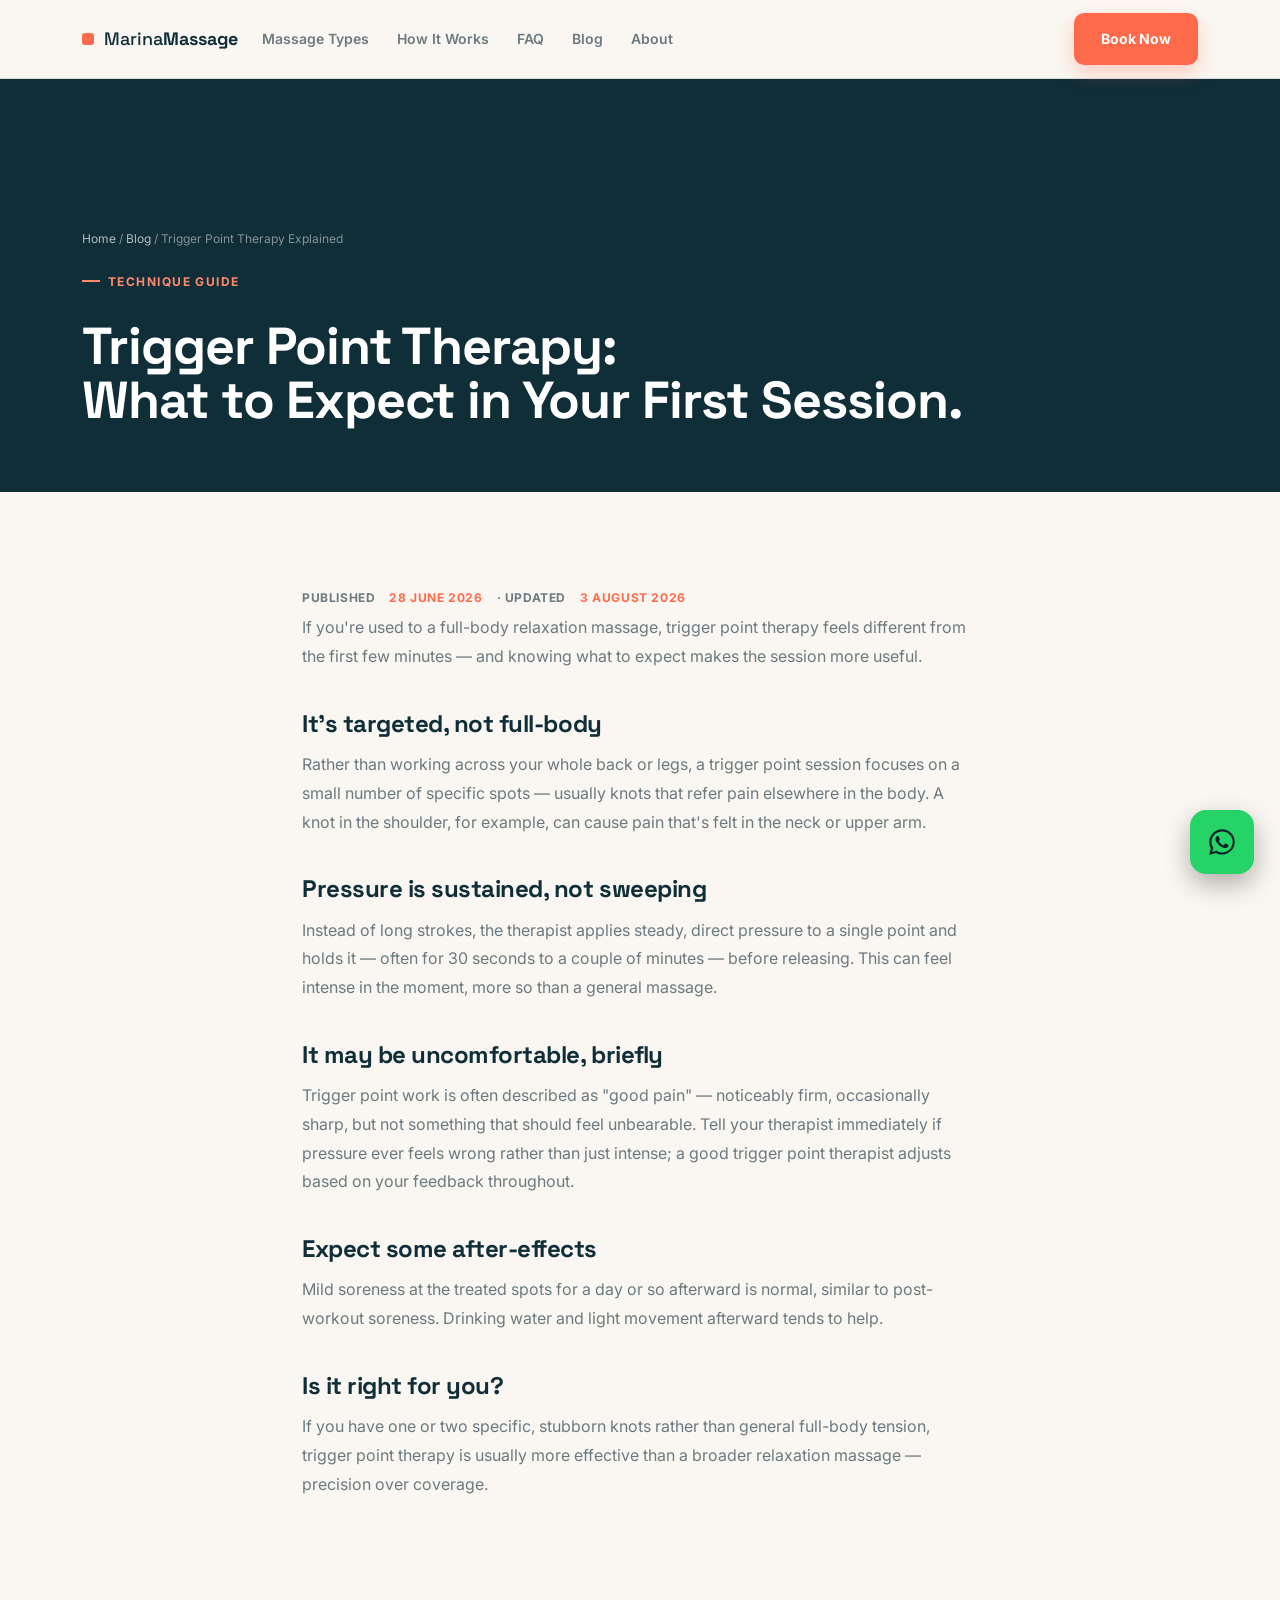
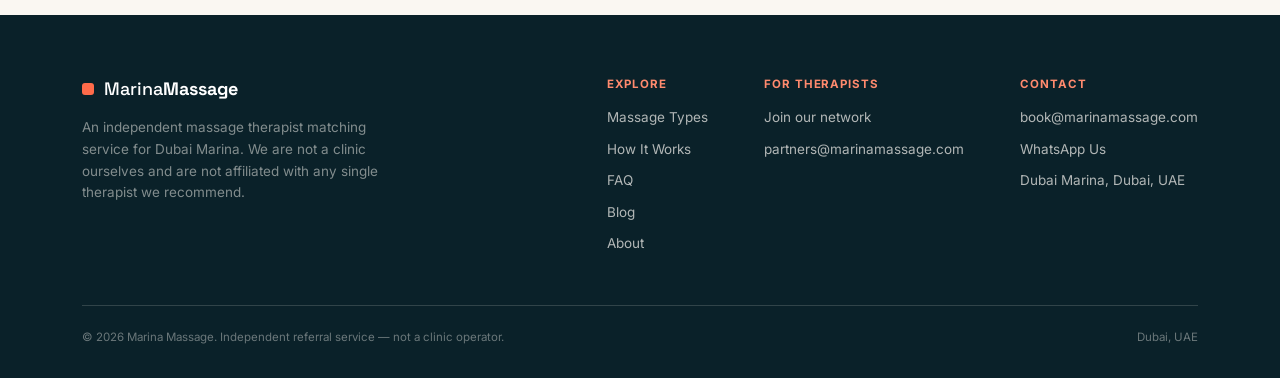
<file: blog-trigger-point-therapy-explained.html>
<!DOCTYPE html>
<html lang="en">
<head>
<meta charset="UTF-8">
<meta name="viewport" content="width=device-width, initial-scale=1.0">
<title>Trigger Point Therapy: What to Expect in Your First Session | Marina Massage</title>
<meta name="description" content="What actually happens in a trigger point therapy session, and how it differs from a full-body relaxation massage.">
<meta name="robots" content="index, follow, max-image-preview:large, max-snippet:-1, max-video-preview:-1">
<link rel="canonical" href="https://www.marinamassage.com/blog-trigger-point-therapy-explained.html">

<meta name="google-site-verification" content="REPLACE_WITH_YOUR_GSC_CODE">
<meta name="msvalidate.01" content="REPLACE_WITH_YOUR_BING_CODE">

<meta property="og:type" content="article">
<meta property="og:site_name" content="Marina Massage">
<meta property="og:title" content="Trigger Point Therapy: What to Expect in Your First Session | Marina Massage">
<meta property="og:description" content="What actually happens in a trigger point therapy session, and how it differs from a full-body relaxation massage.">
<meta property="og:image" content="https://images.unsplash.com/photo-1706353399656-210cca727a33?w=1200&q=80&auto=format&fit=crop">
<meta property="og:image:width" content="1200">
<meta property="og:image:height" content="800">
<meta property="og:url" content="https://www.marinamassage.com/blog-trigger-point-therapy-explained.html">
<meta property="og:locale" content="en_AE">
<meta property="article:published_time" content="2026-06-28T09:00:00+04:00">
<meta property="article:modified_time" content="2026-08-03T12:00:00+04:00">
<meta name="twitter:card" content="summary_large_image">
<meta name="twitter:title" content="Trigger Point Therapy: What to Expect in Your First Session | Marina Massage">
<meta name="twitter:description" content="What actually happens in a trigger point therapy session, and how it differs from a full-body relaxation massage.">
<meta name="twitter:image" content="https://images.unsplash.com/photo-1706353399656-210cca727a33?w=1200&q=80&auto=format&fit=crop">

<link rel="preconnect" href="https://fonts.googleapis.com">
<link rel="preconnect" href="https://fonts.gstatic.com" crossorigin>
<link rel="preconnect" href="https://images.unsplash.com">
<link href="https://fonts.googleapis.com/css2?family=Space+Grotesk:wght@500;600;700&family=Inter:wght@400;500;600;700&display=swap" rel="stylesheet">

<script type="application/ld+json">
{
  "@context": "https://schema.org",
  "@type": "Article",
  "headline": "Trigger Point Therapy: What to Expect in Your First Session",
  "description": "A guide to what happens in a trigger point therapy session, and how it differs from a full-body relaxation massage.",
  "image": "https://images.unsplash.com/photo-1706353399656-210cca727a33?w=1200&q=80&auto=format&fit=crop",
  "author": {"@type": "Organization", "name": "Marina Massage"},
  "publisher": {"@type": "Organization", "name": "Marina Massage"},
  "datePublished": "2026-06-28",
  "dateModified": "2026-08-03",
  "mainEntityOfPage": "https://www.marinamassage.com/blog-trigger-point-therapy-explained.html"
}
</script>

<link rel="stylesheet" href="style.css">
</head>
<body>
<nav class="nav">
  <div class="nav-inner">
    <a href="index.html" class="brand">
      <span class="brand-dot"></span>
      <span class="brand-word">Marina<strong>Massage</strong></span>
    </a>
    <div class="nav-links">
      <a href="index.html#types">Massage Types</a>
      <a href="index.html#how">How It Works</a>
      <a href="index.html#faq">FAQ</a>
      <a href="blog.html">Blog</a>
      <a href="about.html">About</a>
    </div>
    <div class="nav-cta">
      <a class="btn btn-primary" href="index.html#book">Book Now</a>
      <button class="nav-burger" aria-label="Menu" aria-expanded="false">
        <svg viewBox="0 0 24 24" fill="none" stroke="currentColor" stroke-width="2" stroke-linecap="round">
          <line x1="3" y1="6" x2="21" y2="6"></line>
          <line x1="3" y1="12" x2="21" y2="12"></line>
          <line x1="3" y1="18" x2="21" y2="18"></line>
        </svg>
      </button>
    </div>
  </div>
  <div class="mobile-links">
    <a href="index.html#types">Massage Types</a>
    <a href="index.html#how">How It Works</a>
    <a href="index.html#faq">FAQ</a>
    <a href="blog.html">Blog</a>
    <a href="about.html">About</a>
    <a href="index.html#book">Book Now</a>
  </div>
</nav>

<main id="main">
  <section class="page-hero">
    <div class="wrap">
      <div class="page-hero-crumb"><a href="index.html">Home</a> / <a href="blog.html">Blog</a> / Trigger Point Therapy Explained</div>
      <div class="eyebrow eyebrow-light">Technique Guide</div>
      <h1>Trigger Point Therapy:<br>What to Expect in Your First Session.</h1>
    </div>
  </section>

  <section>
    <div class="wrap prose">
      <div class="prose-meta">Published <span>28 June 2026</span> · Updated <span>3 August 2026</span></div>
      <p>If you're used to a full-body relaxation massage, trigger point therapy feels different from the first few minutes — and knowing what to expect makes the session more useful.</p>

      <h2>It's targeted, not full-body</h2>
      <p>Rather than working across your whole back or legs, a trigger point session focuses on a small number of specific spots — usually knots that refer pain elsewhere in the body. A knot in the shoulder, for example, can cause pain that's felt in the neck or upper arm.</p>

      <h2>Pressure is sustained, not sweeping</h2>
      <p>Instead of long strokes, the therapist applies steady, direct pressure to a single point and holds it — often for 30 seconds to a couple of minutes — before releasing. This can feel intense in the moment, more so than a general massage.</p>

      <h2>It may be uncomfortable, briefly</h2>
      <p>Trigger point work is often described as "good pain" — noticeably firm, occasionally sharp, but not something that should feel unbearable. Tell your therapist immediately if pressure ever feels wrong rather than just intense; a good trigger point therapist adjusts based on your feedback throughout.</p>

      <h2>Expect some after-effects</h2>
      <p>Mild soreness at the treated spots for a day or so afterward is normal, similar to post-workout soreness. Drinking water and light movement afterward tends to help.</p>

      <h2>Is it right for you?</h2>
      <p>If you have one or two specific, stubborn knots rather than general full-body tension, trigger point therapy is usually more effective than a broader relaxation massage — precision over coverage.</p>
    </div>
  </section>

</main>

<footer>
  <div class="wrap">
    <div class="footer-top">
      <div class="footer-brand">
        <a href="index.html" class="brand">
          <span class="brand-dot"></span>
          <span class="brand-word">Marina<strong>Massage</strong></span>
        </a>
        <p>An independent massage therapist matching service for Dubai Marina. We are not a clinic ourselves and are not affiliated with any single therapist we recommend.</p>
      </div>
      <div class="footer-cols">
        <div class="footer-col">
          <h4>Explore</h4>
          <a href="index.html#types">Massage Types</a>
          <a href="index.html#how">How It Works</a>
          <a href="index.html#faq">FAQ</a>
          <a href="blog.html">Blog</a>
          <a href="about.html">About</a>
        </div>
        <div class="footer-col">
          <h4>For Therapists</h4>
          <a href="mailto:partners@marinamassage.com">Join our network</a>
          <span>partners@marinamassage.com</span>
        </div>
        <div class="footer-col">
          <h4>Contact</h4>
          <a href="mailto:book@marinamassage.com">book@marinamassage.com</a>
          <a href="https://wa.me/9715XXXXXXXX" target="_blank" rel="noopener">WhatsApp Us</a>
          <span>Dubai Marina, Dubai, UAE</span>
        </div>
      </div>
    </div>
    <div class="footer-bottom">
      <span>© 2026 Marina Massage. Independent referral service — not a clinic operator.</span>
      <span>Dubai, UAE</span>
    </div>
  </div>
</footer>

<a href="https://wa.me/9715XXXXXXXX?text=Hi%2C%20I%27d%20like%20to%20book%20a%20massage%20therapist%20in%20Dubai%20Marina" class="whatsapp-float" target="_blank" rel="noopener" aria-label="Chat on WhatsApp">
  <svg viewBox="0 0 32 32" width="32" height="32" fill="currentColor" aria-hidden="true"><path d="M16.004 3.2c-7.06 0-12.8 5.74-12.8 12.8 0 2.258.594 4.4 1.63 6.246L3.2 28.8l6.73-1.766a12.73 12.73 0 0 0 6.074 1.546h.006c7.06 0 12.8-5.74 12.8-12.8s-5.74-12.58-12.806-12.58Zm0 23.36a10.5 10.5 0 0 1-5.35-1.464l-.384-.228-3.994 1.048 1.066-3.894-.25-.4a10.53 10.53 0 0 1-1.612-5.622c0-5.834 4.746-10.58 10.586-10.58 2.828 0 5.486 1.102 7.486 3.104a10.51 10.51 0 0 1 3.098 7.484c0 5.834-4.746 10.552-10.646 10.552Zm5.802-7.906c-.318-.16-1.882-.928-2.174-1.034-.292-.108-.504-.16-.716.16-.212.318-.822 1.034-1.008 1.246-.186.212-.372.238-.69.08-.318-.16-1.344-.496-2.56-1.578-.946-.844-1.586-1.886-1.772-2.204-.186-.318-.02-.49.14-.65.144-.144.318-.372.478-.558.16-.186.212-.318.318-.53.106-.212.052-.398-.026-.558-.08-.16-.716-1.726-.982-2.364-.258-.622-.522-.538-.716-.548l-.61-.01c-.212 0-.558.08-.85.398-.292.318-1.114 1.088-1.114 2.652s1.14 3.076 1.298 3.288c.16.212 2.244 3.428 5.436 4.806.76.328 1.352.524 1.814.67.762.242 1.456.208 2.004.126.612-.092 1.882-.77 2.148-1.512.266-.742.266-1.378.186-1.512-.078-.134-.29-.212-.608-.372Z"/></svg>
</a>

<script src="script.js"></script>
</body>
</html>
</file>
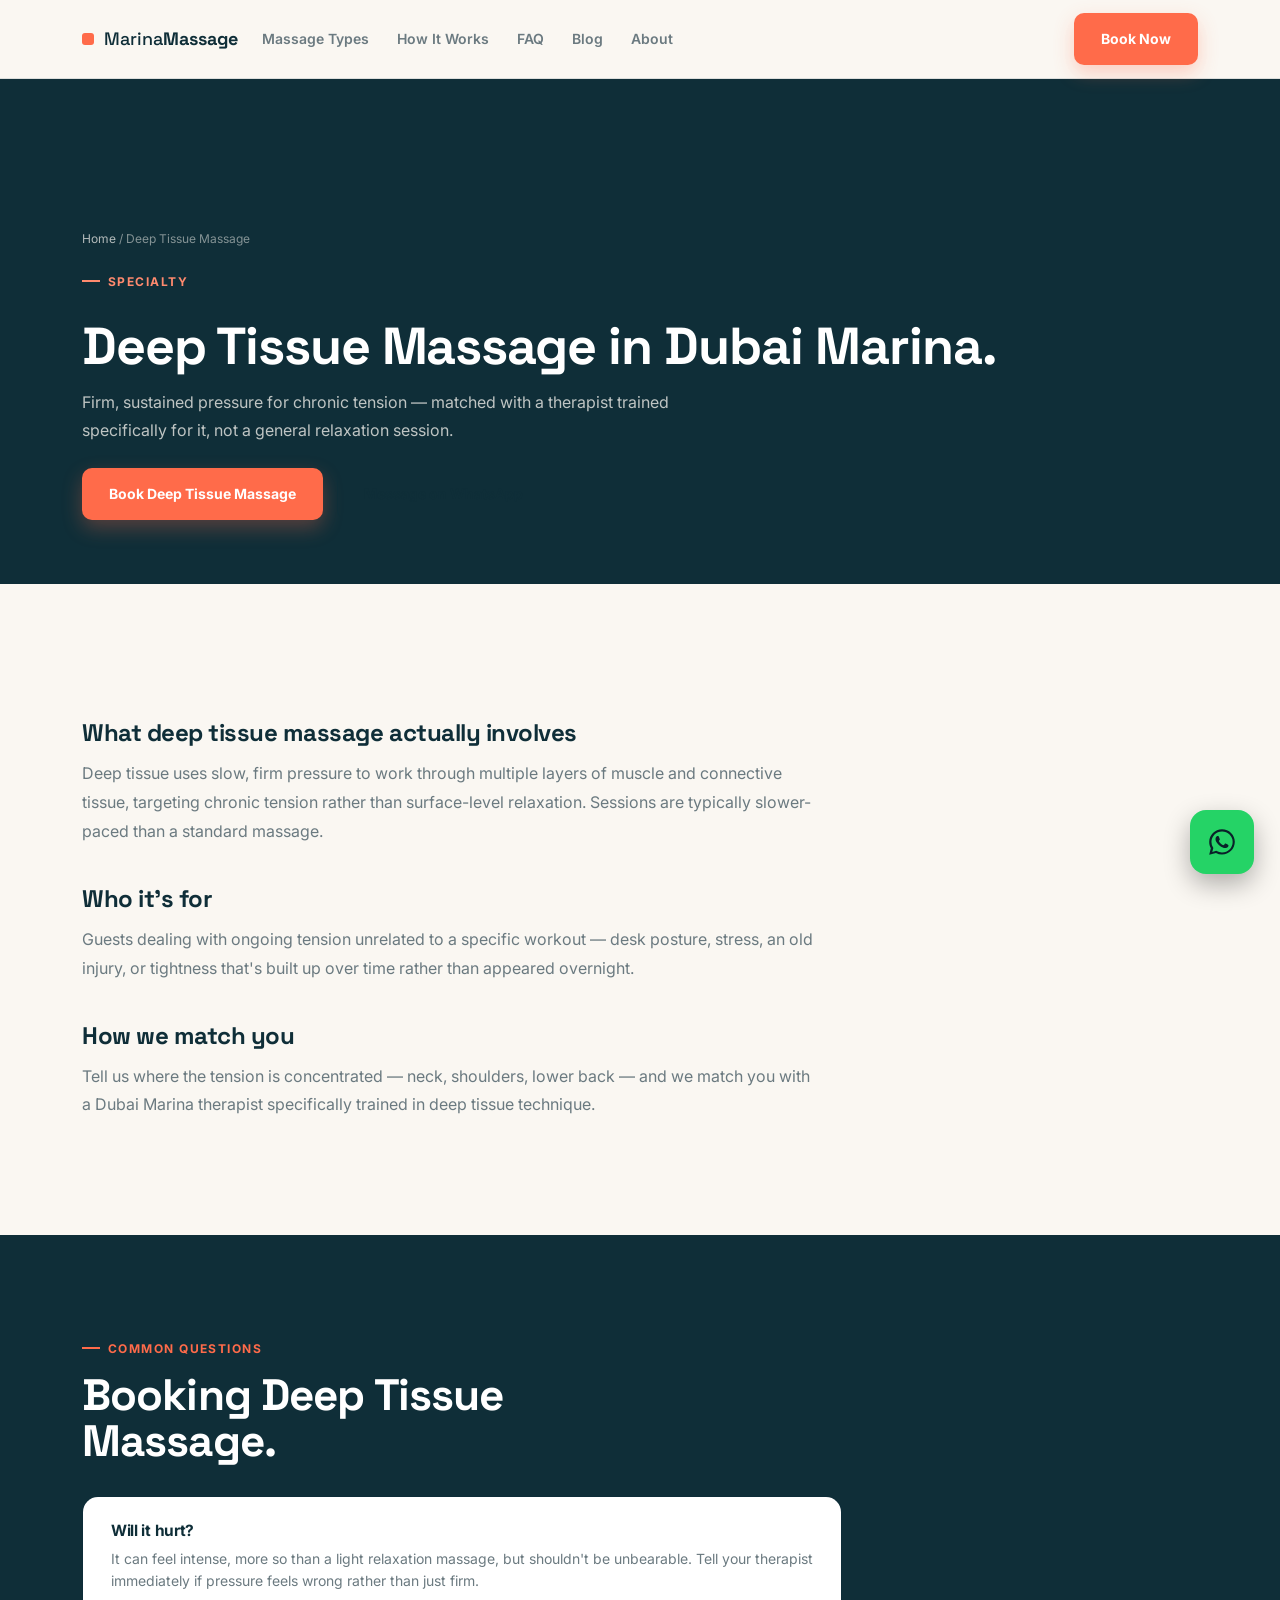
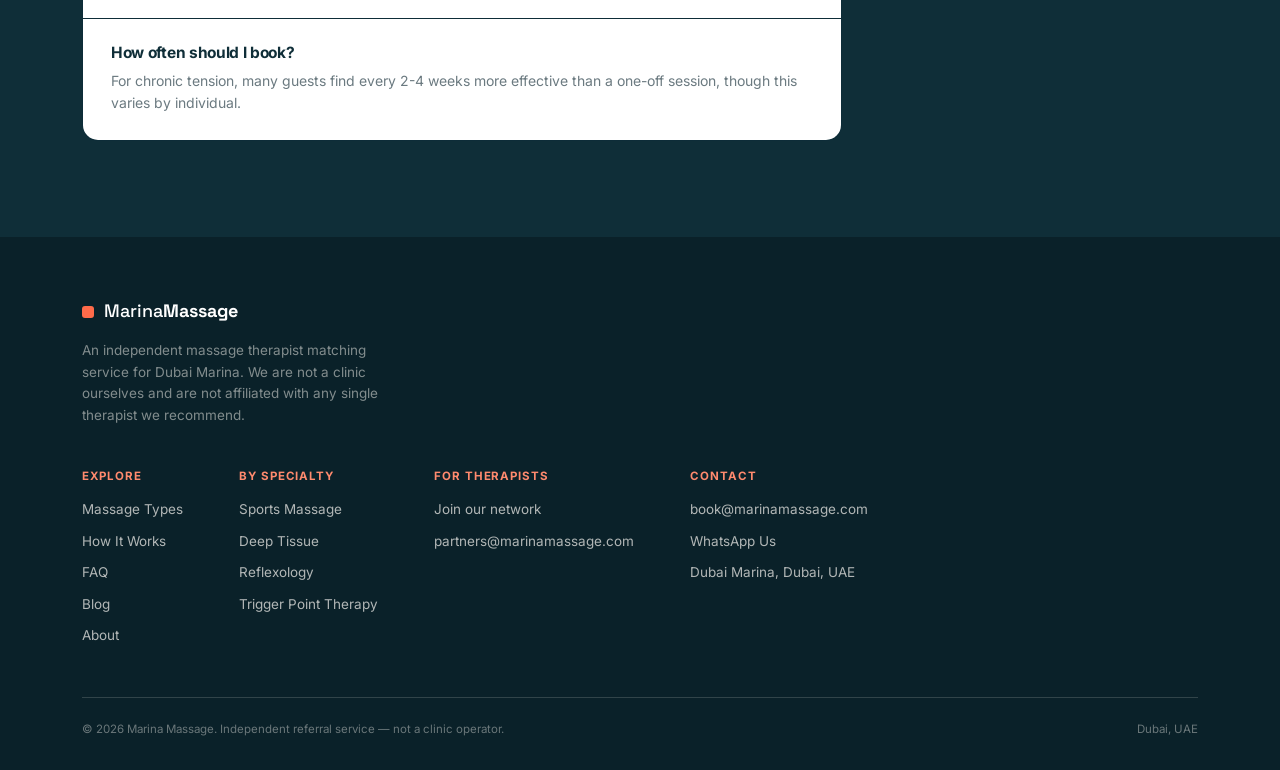
<file: deep-tissue-massage-dubai-marina.html>
<!DOCTYPE html>
<html lang="en">
<head>
<meta charset="UTF-8">
<meta name="viewport" content="width=device-width, initial-scale=1.0">
<title>Deep Tissue Massage Dubai Marina — Book a Specialist | Marina Massage</title>
<meta name="description" content="Get matched with a licensed deep tissue massage specialist in Dubai Marina. Free to use, confirmed on WhatsApp within 15 minutes.">
<meta name="robots" content="index, follow, max-image-preview:large, max-snippet:-1, max-video-preview:-1">
<link rel="canonical" href="https://www.marinamassage.com/deep-tissue-massage-dubai-marina.html">

<meta name="google-site-verification" content="REPLACE_WITH_YOUR_GSC_CODE">
<meta name="msvalidate.01" content="REPLACE_WITH_YOUR_BING_CODE">

<meta property="og:type" content="website">
<meta property="og:site_name" content="Marina Massage">
<meta property="og:title" content="Deep Tissue Massage Dubai Marina — Book a Specialist | Marina Massage">
<meta property="og:description" content="Get matched with a licensed deep tissue massage specialist in Dubai Marina. Free to use, confirmed on WhatsApp within 15 minutes.">
<meta property="og:image" content="https://images.unsplash.com/photo-1578079346242-110da34c1043?w=1200&q=80&auto=format&fit=crop">
<meta property="og:image:width" content="1200">
<meta property="og:image:height" content="800">
<meta property="og:url" content="https://www.marinamassage.com/deep-tissue-massage-dubai-marina.html">
<meta property="og:locale" content="en_AE">

<meta name="twitter:card" content="summary_large_image">
<meta name="twitter:title" content="Deep Tissue Massage Dubai Marina — Book a Specialist | Marina Massage">
<meta name="twitter:description" content="Get matched with a licensed deep tissue massage specialist in Dubai Marina. Free to use, confirmed on WhatsApp within 15 minutes.">
<meta name="twitter:image" content="https://images.unsplash.com/photo-1578079346242-110da34c1043?w=1200&q=80&auto=format&fit=crop">

<link rel="preconnect" href="https://fonts.googleapis.com">
<link rel="preconnect" href="https://fonts.gstatic.com" crossorigin>
<link rel="preconnect" href="https://images.unsplash.com">
<link href="https://fonts.googleapis.com/css2?family=Space+Grotesk:wght@500;600;700&family=Inter:wght@400;500;600;700&display=swap" rel="stylesheet">

<script type="application/ld+json">
{
  "@context": "https://schema.org",
  "@type": "Service",
  "serviceType": "Deep Tissue Massage",
  "name": "Deep Tissue Massage in Dubai Marina",
  "description": "Firm, sustained pressure for chronic tension — matched with a therapist trained specifically for it, not a general relaxation session.",
  "url": "https://www.marinamassage.com/deep-tissue-massage-dubai-marina.html",
  "image": "https://images.unsplash.com/photo-1578079346242-110da34c1043?w=1200&q=80&auto=format&fit=crop",
  "provider": {
    "@type": "LocalBusiness",
    "name": "Marina Massage",
    "description": "Independent massage therapist matching service, not a clinic itself."
  },
  "areaServed": {"@type": "Place", "name": "Dubai Marina, Dubai, UAE"}
}
</script>

<script type="application/ld+json">
{
  "@context": "https://schema.org",
  "@type": "FAQPage",
  "mainEntity": [
    {
      "@type": "Question",
      "name": "How do I book deep tissue massage in Dubai Marina?",
      "acceptedAnswer": {"@type": "Answer", "text": "Fill in the booking form on our homepage and select Deep Tissue Massage as your specialty, or message us on WhatsApp directly — we'll match you with a licensed specialist within about 15 minutes."}
    },
    {
      "@type": "Question",
      "name": "Are deep tissue massage therapists licensed?",
      "acceptedAnswer": {"@type": "Answer", "text": "Yes — every therapist listed under Deep Tissue Massage in our network holds a valid licence and is checked specifically against this specialty before we add them."}
    },
    {
      "@type": "Question",
      "name": "Is it free to get matched?",
      "acceptedAnswer": {"@type": "Answer", "text": "Yes, matching is completely free for guests. You pay the therapist's normal session rate directly."}
    }
  ]
}
</script>

<link rel="stylesheet" href="style.css">
</head>
<body>
<nav class="nav">
  <div class="nav-inner">
    <a href="index.html" class="brand">
      <span class="brand-dot"></span>
      <span class="brand-word">Marina<strong>Massage</strong></span>
    </a>
    <div class="nav-links">
      <a href="index.html#types">Massage Types</a>
      <a href="index.html#how">How It Works</a>
      <a href="index.html#faq">FAQ</a>
      <a href="blog.html">Blog</a>
      <a href="about.html">About</a>
    </div>
    <div class="nav-cta">
      <a class="btn btn-primary" href="index.html#book">Book Now</a>
      <button class="nav-burger" aria-label="Menu" aria-expanded="false">
        <svg viewBox="0 0 24 24" fill="none" stroke="currentColor" stroke-width="2" stroke-linecap="round">
          <line x1="3" y1="6" x2="21" y2="6"></line>
          <line x1="3" y1="12" x2="21" y2="12"></line>
          <line x1="3" y1="18" x2="21" y2="18"></line>
        </svg>
      </button>
    </div>
  </div>
  <div class="mobile-links">
    <a href="index.html#types">Massage Types</a>
    <a href="index.html#how">How It Works</a>
    <a href="index.html#faq">FAQ</a>
    <a href="blog.html">Blog</a>
    <a href="about.html">About</a>
    <a href="index.html#book">Book Now</a>
  </div>
</nav>

<main id="main">
  <section class="page-hero">
    <div class="wrap">
      <div class="page-hero-crumb"><a href="index.html">Home</a> / Deep Tissue Massage</div>
      <div class="eyebrow eyebrow-light">Specialty</div>
      <h1>Deep Tissue Massage in Dubai Marina.</h1>
      <p>Firm, sustained pressure for chronic tension — matched with a therapist trained specifically for it, not a general relaxation session.</p>
      <div class="hero-actions" style="margin-top:24px;">
        <a class="btn btn-primary" href="index.html#book">Book Deep Tissue Massage</a>
        <a class="btn btn-outline" href="https://wa.me/9715XXXXXXXX?text=Hi%2C%20I%27d%20like%20to%20book%20Deep%20Tissue%20Massage%20in%20Dubai%20Marina" target="_blank" rel="noopener">Message on WhatsApp</a>
      </div>
    </div>
  </section>

  <section>
    <div class="wrap">
      <div class="prose">
        <h2>What deep tissue massage actually involves</h2>
        <p>Deep tissue uses slow, firm pressure to work through multiple layers of muscle and connective tissue, targeting chronic tension rather than surface-level relaxation. Sessions are typically slower-paced than a standard massage.</p>
      </div>
      <div class="prose">
        <h2>Who it's for</h2>
        <p>Guests dealing with ongoing tension unrelated to a specific workout — desk posture, stress, an old injury, or tightness that's built up over time rather than appeared overnight.</p>
      </div>
      <div class="prose">
        <h2>How we match you</h2>
        <p>Tell us where the tension is concentrated — neck, shoulders, lower back — and we match you with a Dubai Marina therapist specifically trained in deep tissue technique.</p>
      </div>
    </div>
  </section>

  <section class="how">
    <div class="wrap">
      <div class="sec-head sec-head-light" style="margin-bottom:32px;">
        <div class="eyebrow">Common Questions</div>
        <h2>Booking Deep Tissue Massage.</h2>
      </div>
      <div class="faq-list" style="max-width:760px;">
        <div class="faq-item">
          <h3>Will it hurt?</h3>
          <p>It can feel intense, more so than a light relaxation massage, but shouldn't be unbearable. Tell your therapist immediately if pressure feels wrong rather than just firm.</p>
        </div>
        <div class="faq-item">
          <h3>How often should I book?</h3>
          <p>For chronic tension, many guests find every 2-4 weeks more effective than a one-off session, though this varies by individual.</p>
        </div>
      </div>
    </div>
  </section>

</main>

<footer>
  <div class="wrap">
    <div class="footer-top">
      <div class="footer-brand">
        <a href="index.html" class="brand">
          <span class="brand-dot"></span>
          <span class="brand-word">Marina<strong>Massage</strong></span>
        </a>
        <p>An independent massage therapist matching service for Dubai Marina. We are not a clinic ourselves and are not affiliated with any single therapist we recommend.</p>
      </div>
      <div class="footer-cols">
        <div class="footer-col">
          <h4>Explore</h4>
          <a href="index.html#types">Massage Types</a>
          <a href="index.html#how">How It Works</a>
          <a href="index.html#faq">FAQ</a>
          <a href="blog.html">Blog</a>
          <a href="about.html">About</a>
        </div>
        <div class="footer-col">
          <h4>By Specialty</h4>
          <a href="sports-massage-dubai-marina.html">Sports Massage</a>
          <a href="deep-tissue-massage-dubai-marina.html">Deep Tissue</a>
          <a href="reflexology-dubai-marina.html">Reflexology</a>
          <a href="trigger-point-therapy-dubai-marina.html">Trigger Point Therapy</a>
        </div>
        <div class="footer-col">
          <h4>For Therapists</h4>
          <a href="mailto:partners@marinamassage.com">Join our network</a>
          <span>partners@marinamassage.com</span>
        </div>
        <div class="footer-col">
          <h4>Contact</h4>
          <a href="mailto:book@marinamassage.com">book@marinamassage.com</a>
          <a href="https://wa.me/9715XXXXXXXX" target="_blank" rel="noopener">WhatsApp Us</a>
          <span>Dubai Marina, Dubai, UAE</span>
        </div>
      </div>
    </div>
    <div class="footer-bottom">
      <span>© 2026 Marina Massage. Independent referral service — not a clinic operator.</span>
      <span>Dubai, UAE</span>
    </div>
  </div>
</footer>

<a href="https://wa.me/9715XXXXXXXX?text=Hi%2C%20I%27d%20like%20to%20book%20a%20massage%20therapist%20in%20Dubai%20Marina" class="whatsapp-float" target="_blank" rel="noopener" aria-label="Chat on WhatsApp">
  <svg viewBox="0 0 32 32" width="32" height="32" fill="currentColor" aria-hidden="true"><path d="M16.004 3.2c-7.06 0-12.8 5.74-12.8 12.8 0 2.258.594 4.4 1.63 6.246L3.2 28.8l6.73-1.766a12.73 12.73 0 0 0 6.074 1.546h.006c7.06 0 12.8-5.74 12.8-12.8s-5.74-12.58-12.806-12.58Zm0 23.36a10.5 10.5 0 0 1-5.35-1.464l-.384-.228-3.994 1.048 1.066-3.894-.25-.4a10.53 10.53 0 0 1-1.612-5.622c0-5.834 4.746-10.58 10.586-10.58 2.828 0 5.486 1.102 7.486 3.104a10.51 10.51 0 0 1 3.098 7.484c0 5.834-4.746 10.552-10.646 10.552Zm5.802-7.906c-.318-.16-1.882-.928-2.174-1.034-.292-.108-.504-.16-.716.16-.212.318-.822 1.034-1.008 1.246-.186.212-.372.238-.69.08-.318-.16-1.344-.496-2.56-1.578-.946-.844-1.586-1.886-1.772-2.204-.186-.318-.02-.49.14-.65.144-.144.318-.372.478-.558.16-.186.212-.318.318-.53.106-.212.052-.398-.026-.558-.08-.16-.716-1.726-.982-2.364-.258-.622-.522-.538-.716-.548l-.61-.01c-.212 0-.558.08-.85.398-.292.318-1.114 1.088-1.114 2.652s1.14 3.076 1.298 3.288c.16.212 2.244 3.428 5.436 4.806.76.328 1.352.524 1.814.67.762.242 1.456.208 2.004.126.612-.092 1.882-.77 2.148-1.512.266-.742.266-1.378.186-1.512-.078-.134-.29-.212-.608-.372Z"/></svg>
</a>

<script src="script.js"></script>
</body>
</html>
</file>
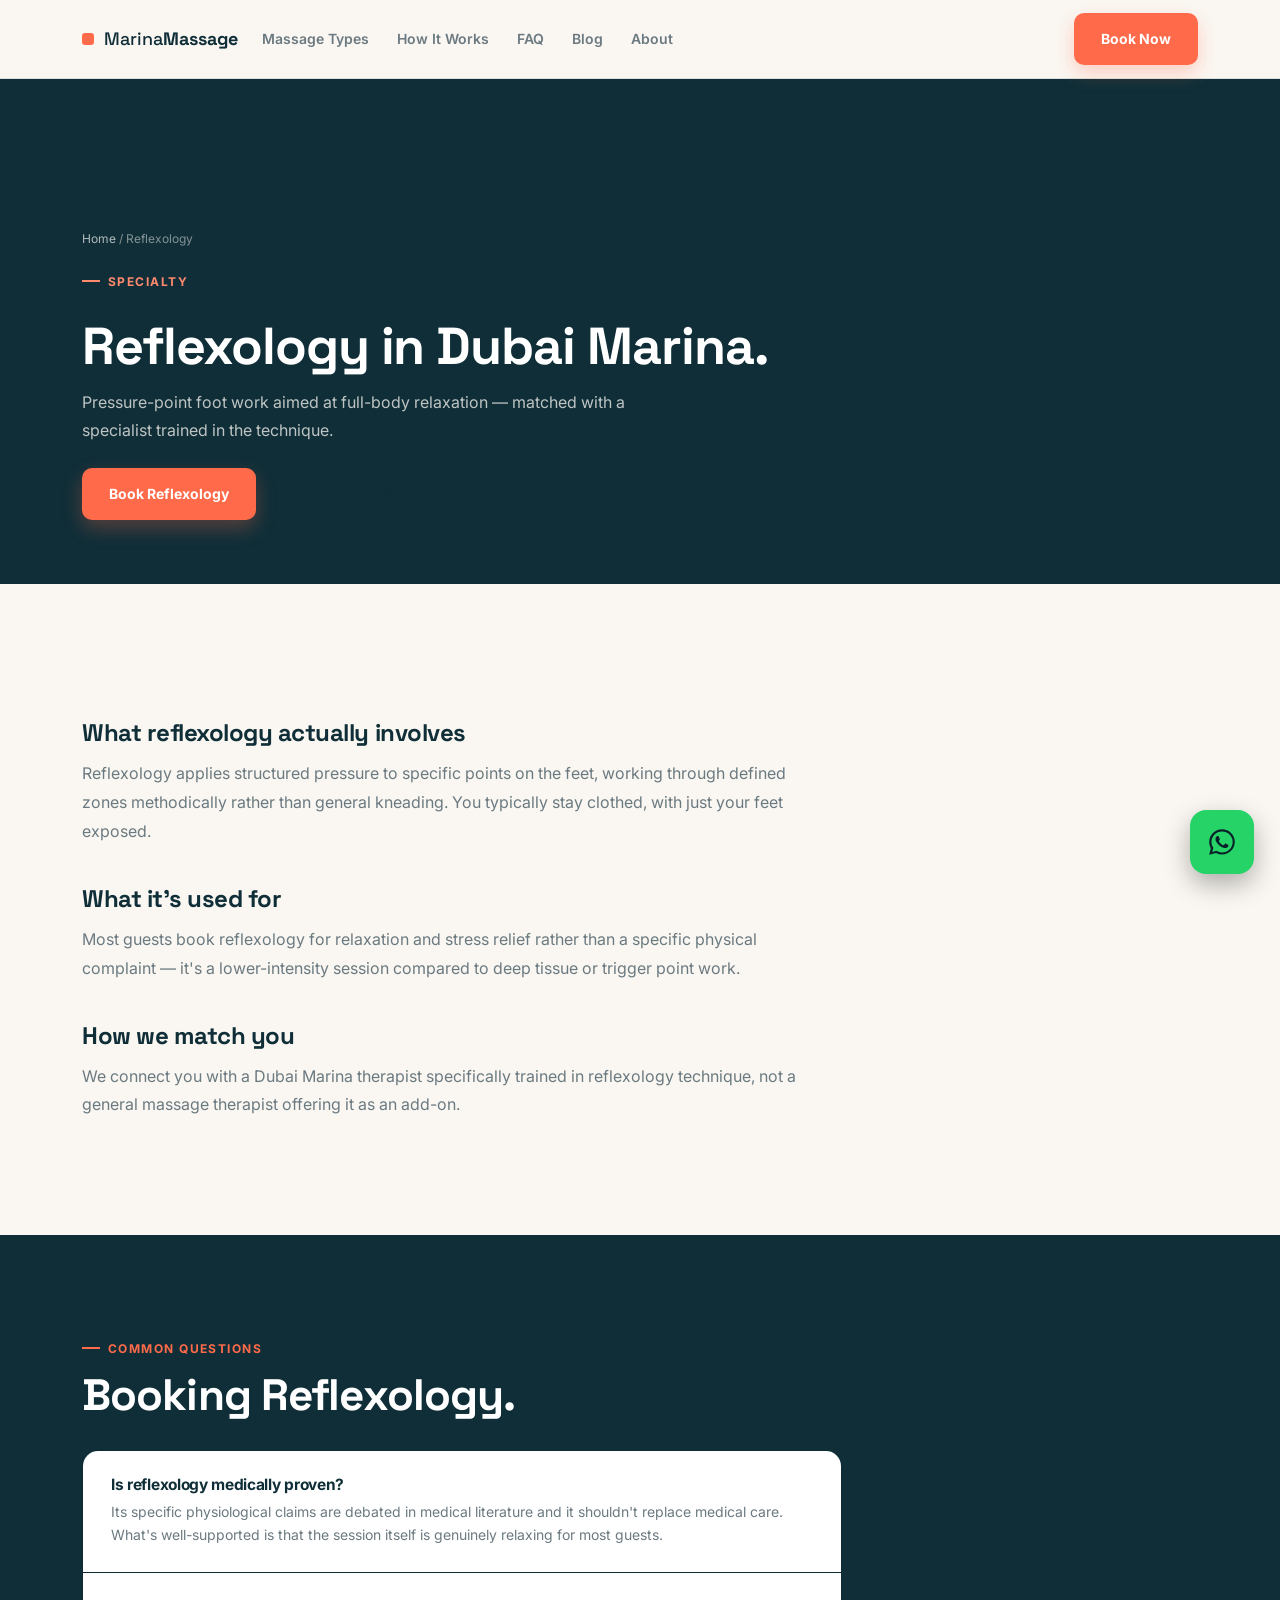
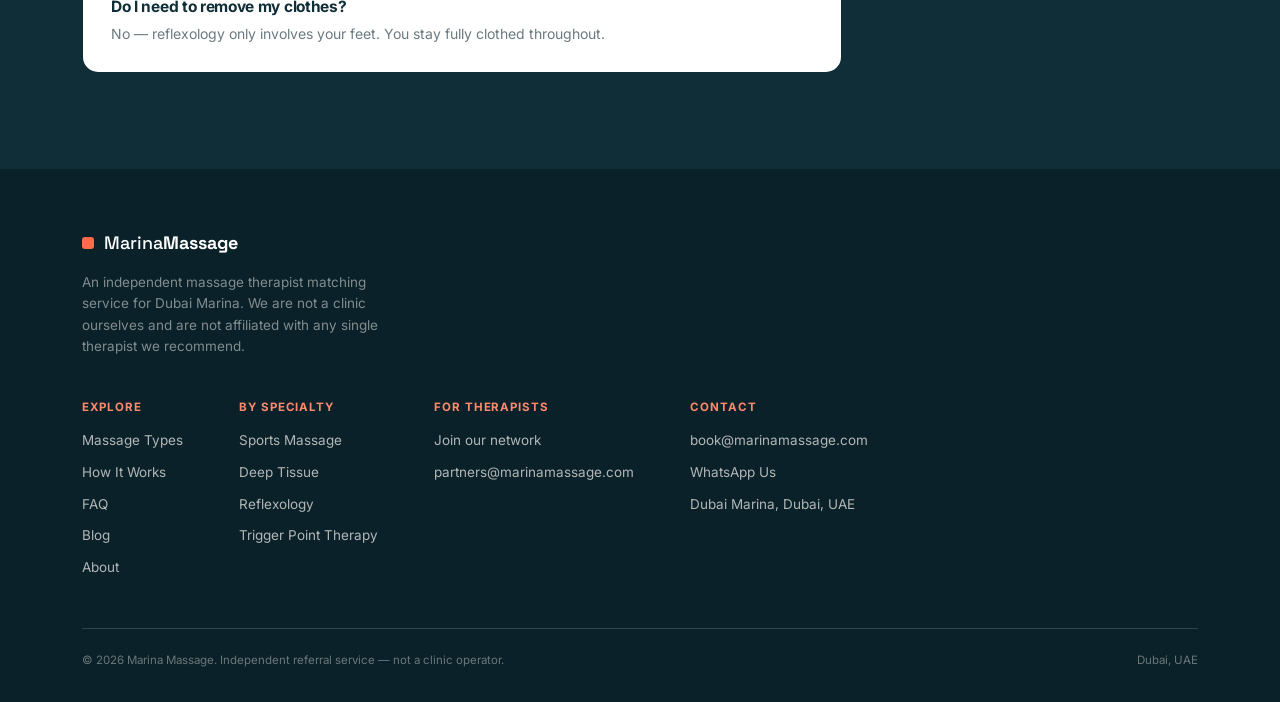
<file: reflexology-dubai-marina.html>
<!DOCTYPE html>
<html lang="en">
<head>
<meta charset="UTF-8">
<meta name="viewport" content="width=device-width, initial-scale=1.0">
<title>Reflexology Dubai Marina — Book a Specialist | Marina Massage</title>
<meta name="description" content="Get matched with a licensed reflexology specialist in Dubai Marina. Free to use, confirmed on WhatsApp within 15 minutes.">
<meta name="robots" content="index, follow, max-image-preview:large, max-snippet:-1, max-video-preview:-1">
<link rel="canonical" href="https://www.marinamassage.com/reflexology-dubai-marina.html">

<meta name="google-site-verification" content="REPLACE_WITH_YOUR_GSC_CODE">
<meta name="msvalidate.01" content="REPLACE_WITH_YOUR_BING_CODE">

<meta property="og:type" content="website">
<meta property="og:site_name" content="Marina Massage">
<meta property="og:title" content="Reflexology Dubai Marina — Book a Specialist | Marina Massage">
<meta property="og:description" content="Get matched with a licensed reflexology specialist in Dubai Marina. Free to use, confirmed on WhatsApp within 15 minutes.">
<meta property="og:image" content="https://images.unsplash.com/photo-1545463913-5083aa7359a6?w=1200&q=80&auto=format&fit=crop">
<meta property="og:image:width" content="1200">
<meta property="og:image:height" content="800">
<meta property="og:url" content="https://www.marinamassage.com/reflexology-dubai-marina.html">
<meta property="og:locale" content="en_AE">

<meta name="twitter:card" content="summary_large_image">
<meta name="twitter:title" content="Reflexology Dubai Marina — Book a Specialist | Marina Massage">
<meta name="twitter:description" content="Get matched with a licensed reflexology specialist in Dubai Marina. Free to use, confirmed on WhatsApp within 15 minutes.">
<meta name="twitter:image" content="https://images.unsplash.com/photo-1545463913-5083aa7359a6?w=1200&q=80&auto=format&fit=crop">

<link rel="preconnect" href="https://fonts.googleapis.com">
<link rel="preconnect" href="https://fonts.gstatic.com" crossorigin>
<link rel="preconnect" href="https://images.unsplash.com">
<link href="https://fonts.googleapis.com/css2?family=Space+Grotesk:wght@500;600;700&family=Inter:wght@400;500;600;700&display=swap" rel="stylesheet">

<script type="application/ld+json">
{
  "@context": "https://schema.org",
  "@type": "Service",
  "serviceType": "Reflexology",
  "name": "Reflexology in Dubai Marina",
  "description": "Pressure-point foot work aimed at full-body relaxation — matched with a specialist trained in the technique.",
  "url": "https://www.marinamassage.com/reflexology-dubai-marina.html",
  "image": "https://images.unsplash.com/photo-1545463913-5083aa7359a6?w=1200&q=80&auto=format&fit=crop",
  "provider": {
    "@type": "LocalBusiness",
    "name": "Marina Massage",
    "description": "Independent massage therapist matching service, not a clinic itself."
  },
  "areaServed": {"@type": "Place", "name": "Dubai Marina, Dubai, UAE"}
}
</script>

<script type="application/ld+json">
{
  "@context": "https://schema.org",
  "@type": "FAQPage",
  "mainEntity": [
    {
      "@type": "Question",
      "name": "How do I book reflexology in Dubai Marina?",
      "acceptedAnswer": {"@type": "Answer", "text": "Fill in the booking form on our homepage and select Reflexology as your specialty, or message us on WhatsApp directly — we'll match you with a licensed specialist within about 15 minutes."}
    },
    {
      "@type": "Question",
      "name": "Are reflexology therapists licensed?",
      "acceptedAnswer": {"@type": "Answer", "text": "Yes — every therapist listed under Reflexology in our network holds a valid licence and is checked specifically against this specialty before we add them."}
    },
    {
      "@type": "Question",
      "name": "Is it free to get matched?",
      "acceptedAnswer": {"@type": "Answer", "text": "Yes, matching is completely free for guests. You pay the therapist's normal session rate directly."}
    }
  ]
}
</script>

<link rel="stylesheet" href="style.css">
</head>
<body>
<nav class="nav">
  <div class="nav-inner">
    <a href="index.html" class="brand">
      <span class="brand-dot"></span>
      <span class="brand-word">Marina<strong>Massage</strong></span>
    </a>
    <div class="nav-links">
      <a href="index.html#types">Massage Types</a>
      <a href="index.html#how">How It Works</a>
      <a href="index.html#faq">FAQ</a>
      <a href="blog.html">Blog</a>
      <a href="about.html">About</a>
    </div>
    <div class="nav-cta">
      <a class="btn btn-primary" href="index.html#book">Book Now</a>
      <button class="nav-burger" aria-label="Menu" aria-expanded="false">
        <svg viewBox="0 0 24 24" fill="none" stroke="currentColor" stroke-width="2" stroke-linecap="round">
          <line x1="3" y1="6" x2="21" y2="6"></line>
          <line x1="3" y1="12" x2="21" y2="12"></line>
          <line x1="3" y1="18" x2="21" y2="18"></line>
        </svg>
      </button>
    </div>
  </div>
  <div class="mobile-links">
    <a href="index.html#types">Massage Types</a>
    <a href="index.html#how">How It Works</a>
    <a href="index.html#faq">FAQ</a>
    <a href="blog.html">Blog</a>
    <a href="about.html">About</a>
    <a href="index.html#book">Book Now</a>
  </div>
</nav>

<main id="main">
  <section class="page-hero">
    <div class="wrap">
      <div class="page-hero-crumb"><a href="index.html">Home</a> / Reflexology</div>
      <div class="eyebrow eyebrow-light">Specialty</div>
      <h1>Reflexology in Dubai Marina.</h1>
      <p>Pressure-point foot work aimed at full-body relaxation — matched with a specialist trained in the technique.</p>
      <div class="hero-actions" style="margin-top:24px;">
        <a class="btn btn-primary" href="index.html#book">Book Reflexology</a>
        <a class="btn btn-outline" href="https://wa.me/9715XXXXXXXX?text=Hi%2C%20I%27d%20like%20to%20book%20Reflexology%20in%20Dubai%20Marina" target="_blank" rel="noopener">Message on WhatsApp</a>
      </div>
    </div>
  </section>

  <section>
    <div class="wrap">
      <div class="prose">
        <h2>What reflexology actually involves</h2>
        <p>Reflexology applies structured pressure to specific points on the feet, working through defined zones methodically rather than general kneading. You typically stay clothed, with just your feet exposed.</p>
      </div>
      <div class="prose">
        <h2>What it's used for</h2>
        <p>Most guests book reflexology for relaxation and stress relief rather than a specific physical complaint — it's a lower-intensity session compared to deep tissue or trigger point work.</p>
      </div>
      <div class="prose">
        <h2>How we match you</h2>
        <p>We connect you with a Dubai Marina therapist specifically trained in reflexology technique, not a general massage therapist offering it as an add-on.</p>
      </div>
    </div>
  </section>

  <section class="how">
    <div class="wrap">
      <div class="sec-head sec-head-light" style="margin-bottom:32px;">
        <div class="eyebrow">Common Questions</div>
        <h2>Booking Reflexology.</h2>
      </div>
      <div class="faq-list" style="max-width:760px;">
        <div class="faq-item">
          <h3>Is reflexology medically proven?</h3>
          <p>Its specific physiological claims are debated in medical literature and it shouldn't replace medical care. What's well-supported is that the session itself is genuinely relaxing for most guests.</p>
        </div>
        <div class="faq-item">
          <h3>Do I need to remove my clothes?</h3>
          <p>No — reflexology only involves your feet. You stay fully clothed throughout.</p>
        </div>
      </div>
    </div>
  </section>

</main>

<footer>
  <div class="wrap">
    <div class="footer-top">
      <div class="footer-brand">
        <a href="index.html" class="brand">
          <span class="brand-dot"></span>
          <span class="brand-word">Marina<strong>Massage</strong></span>
        </a>
        <p>An independent massage therapist matching service for Dubai Marina. We are not a clinic ourselves and are not affiliated with any single therapist we recommend.</p>
      </div>
      <div class="footer-cols">
        <div class="footer-col">
          <h4>Explore</h4>
          <a href="index.html#types">Massage Types</a>
          <a href="index.html#how">How It Works</a>
          <a href="index.html#faq">FAQ</a>
          <a href="blog.html">Blog</a>
          <a href="about.html">About</a>
        </div>
        <div class="footer-col">
          <h4>By Specialty</h4>
          <a href="sports-massage-dubai-marina.html">Sports Massage</a>
          <a href="deep-tissue-massage-dubai-marina.html">Deep Tissue</a>
          <a href="reflexology-dubai-marina.html">Reflexology</a>
          <a href="trigger-point-therapy-dubai-marina.html">Trigger Point Therapy</a>
        </div>
        <div class="footer-col">
          <h4>For Therapists</h4>
          <a href="mailto:partners@marinamassage.com">Join our network</a>
          <span>partners@marinamassage.com</span>
        </div>
        <div class="footer-col">
          <h4>Contact</h4>
          <a href="mailto:book@marinamassage.com">book@marinamassage.com</a>
          <a href="https://wa.me/9715XXXXXXXX" target="_blank" rel="noopener">WhatsApp Us</a>
          <span>Dubai Marina, Dubai, UAE</span>
        </div>
      </div>
    </div>
    <div class="footer-bottom">
      <span>© 2026 Marina Massage. Independent referral service — not a clinic operator.</span>
      <span>Dubai, UAE</span>
    </div>
  </div>
</footer>

<a href="https://wa.me/9715XXXXXXXX?text=Hi%2C%20I%27d%20like%20to%20book%20a%20massage%20therapist%20in%20Dubai%20Marina" class="whatsapp-float" target="_blank" rel="noopener" aria-label="Chat on WhatsApp">
  <svg viewBox="0 0 32 32" width="32" height="32" fill="currentColor" aria-hidden="true"><path d="M16.004 3.2c-7.06 0-12.8 5.74-12.8 12.8 0 2.258.594 4.4 1.63 6.246L3.2 28.8l6.73-1.766a12.73 12.73 0 0 0 6.074 1.546h.006c7.06 0 12.8-5.74 12.8-12.8s-5.74-12.58-12.806-12.58Zm0 23.36a10.5 10.5 0 0 1-5.35-1.464l-.384-.228-3.994 1.048 1.066-3.894-.25-.4a10.53 10.53 0 0 1-1.612-5.622c0-5.834 4.746-10.58 10.586-10.58 2.828 0 5.486 1.102 7.486 3.104a10.51 10.51 0 0 1 3.098 7.484c0 5.834-4.746 10.552-10.646 10.552Zm5.802-7.906c-.318-.16-1.882-.928-2.174-1.034-.292-.108-.504-.16-.716.16-.212.318-.822 1.034-1.008 1.246-.186.212-.372.238-.69.08-.318-.16-1.344-.496-2.56-1.578-.946-.844-1.586-1.886-1.772-2.204-.186-.318-.02-.49.14-.65.144-.144.318-.372.478-.558.16-.186.212-.318.318-.53.106-.212.052-.398-.026-.558-.08-.16-.716-1.726-.982-2.364-.258-.622-.522-.538-.716-.548l-.61-.01c-.212 0-.558.08-.85.398-.292.318-1.114 1.088-1.114 2.652s1.14 3.076 1.298 3.288c.16.212 2.244 3.428 5.436 4.806.76.328 1.352.524 1.814.67.762.242 1.456.208 2.004.126.612-.092 1.882-.77 2.148-1.512.266-.742.266-1.378.186-1.512-.078-.134-.29-.212-.608-.372Z"/></svg>
</a>

<script src="script.js"></script>
</body>
</html>
</file>
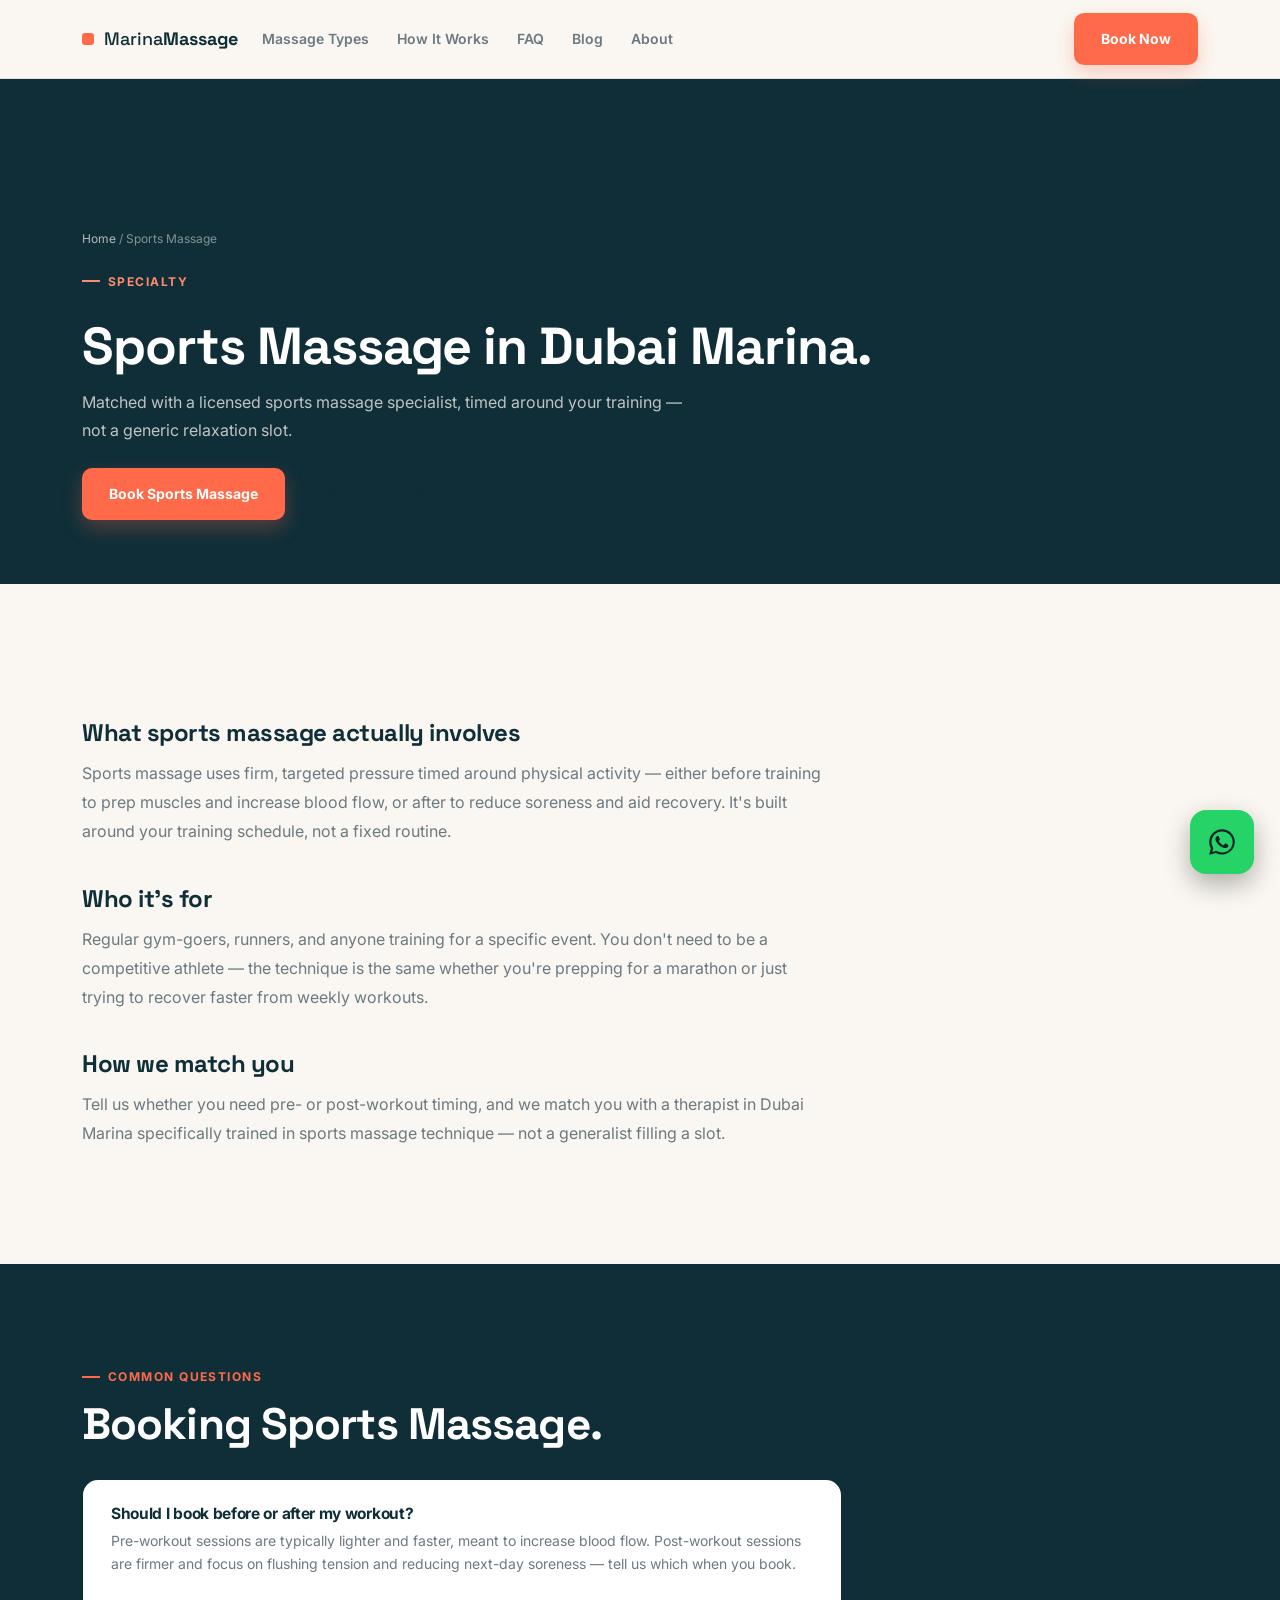
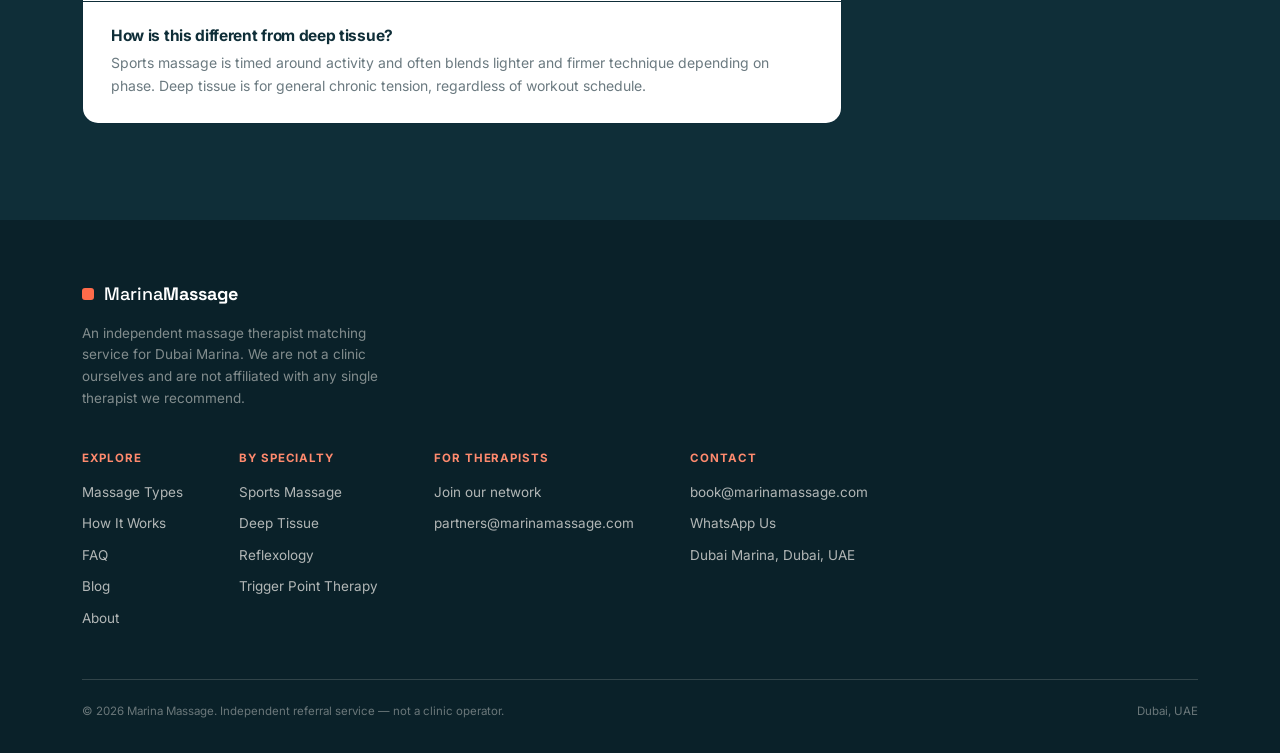
<file: sports-massage-dubai-marina.html>
<!DOCTYPE html>
<html lang="en">
<head>
<meta charset="UTF-8">
<meta name="viewport" content="width=device-width, initial-scale=1.0">
<title>Sports Massage Dubai Marina — Book a Specialist | Marina Massage</title>
<meta name="description" content="Get matched with a licensed sports massage specialist in Dubai Marina. Free to use, confirmed on WhatsApp within 15 minutes.">
<meta name="robots" content="index, follow, max-image-preview:large, max-snippet:-1, max-video-preview:-1">
<link rel="canonical" href="https://www.marinamassage.com/sports-massage-dubai-marina.html">

<meta name="google-site-verification" content="REPLACE_WITH_YOUR_GSC_CODE">
<meta name="msvalidate.01" content="REPLACE_WITH_YOUR_BING_CODE">

<meta property="og:type" content="website">
<meta property="og:site_name" content="Marina Massage">
<meta property="og:title" content="Sports Massage Dubai Marina — Book a Specialist | Marina Massage">
<meta property="og:description" content="Get matched with a licensed sports massage specialist in Dubai Marina. Free to use, confirmed on WhatsApp within 15 minutes.">
<meta property="og:image" content="https://images.unsplash.com/photo-1752650143052-fab46a8c2735?w=1200&q=80&auto=format&fit=crop">
<meta property="og:image:width" content="1200">
<meta property="og:image:height" content="800">
<meta property="og:url" content="https://www.marinamassage.com/sports-massage-dubai-marina.html">
<meta property="og:locale" content="en_AE">

<meta name="twitter:card" content="summary_large_image">
<meta name="twitter:title" content="Sports Massage Dubai Marina — Book a Specialist | Marina Massage">
<meta name="twitter:description" content="Get matched with a licensed sports massage specialist in Dubai Marina. Free to use, confirmed on WhatsApp within 15 minutes.">
<meta name="twitter:image" content="https://images.unsplash.com/photo-1752650143052-fab46a8c2735?w=1200&q=80&auto=format&fit=crop">

<link rel="preconnect" href="https://fonts.googleapis.com">
<link rel="preconnect" href="https://fonts.gstatic.com" crossorigin>
<link rel="preconnect" href="https://images.unsplash.com">
<link href="https://fonts.googleapis.com/css2?family=Space+Grotesk:wght@500;600;700&family=Inter:wght@400;500;600;700&display=swap" rel="stylesheet">

<script type="application/ld+json">
{
  "@context": "https://schema.org",
  "@type": "Service",
  "serviceType": "Sports Massage",
  "name": "Sports Massage in Dubai Marina",
  "description": "Matched with a licensed sports massage specialist, timed around your training — not a generic relaxation slot.",
  "url": "https://www.marinamassage.com/sports-massage-dubai-marina.html",
  "image": "https://images.unsplash.com/photo-1752650143052-fab46a8c2735?w=1200&q=80&auto=format&fit=crop",
  "provider": {
    "@type": "LocalBusiness",
    "name": "Marina Massage",
    "description": "Independent massage therapist matching service, not a clinic itself."
  },
  "areaServed": {"@type": "Place", "name": "Dubai Marina, Dubai, UAE"}
}
</script>

<script type="application/ld+json">
{
  "@context": "https://schema.org",
  "@type": "FAQPage",
  "mainEntity": [
    {
      "@type": "Question",
      "name": "How do I book sports massage in Dubai Marina?",
      "acceptedAnswer": {"@type": "Answer", "text": "Fill in the booking form on our homepage and select Sports Massage as your specialty, or message us on WhatsApp directly — we'll match you with a licensed specialist within about 15 minutes."}
    },
    {
      "@type": "Question",
      "name": "Are sports massage therapists licensed?",
      "acceptedAnswer": {"@type": "Answer", "text": "Yes — every therapist listed under Sports Massage in our network holds a valid licence and is checked specifically against this specialty before we add them."}
    },
    {
      "@type": "Question",
      "name": "Is it free to get matched?",
      "acceptedAnswer": {"@type": "Answer", "text": "Yes, matching is completely free for guests. You pay the therapist's normal session rate directly."}
    }
  ]
}
</script>

<link rel="stylesheet" href="style.css">
</head>
<body>
<nav class="nav">
  <div class="nav-inner">
    <a href="index.html" class="brand">
      <span class="brand-dot"></span>
      <span class="brand-word">Marina<strong>Massage</strong></span>
    </a>
    <div class="nav-links">
      <a href="index.html#types">Massage Types</a>
      <a href="index.html#how">How It Works</a>
      <a href="index.html#faq">FAQ</a>
      <a href="blog.html">Blog</a>
      <a href="about.html">About</a>
    </div>
    <div class="nav-cta">
      <a class="btn btn-primary" href="index.html#book">Book Now</a>
      <button class="nav-burger" aria-label="Menu" aria-expanded="false">
        <svg viewBox="0 0 24 24" fill="none" stroke="currentColor" stroke-width="2" stroke-linecap="round">
          <line x1="3" y1="6" x2="21" y2="6"></line>
          <line x1="3" y1="12" x2="21" y2="12"></line>
          <line x1="3" y1="18" x2="21" y2="18"></line>
        </svg>
      </button>
    </div>
  </div>
  <div class="mobile-links">
    <a href="index.html#types">Massage Types</a>
    <a href="index.html#how">How It Works</a>
    <a href="index.html#faq">FAQ</a>
    <a href="blog.html">Blog</a>
    <a href="about.html">About</a>
    <a href="index.html#book">Book Now</a>
  </div>
</nav>

<main id="main">
  <section class="page-hero">
    <div class="wrap">
      <div class="page-hero-crumb"><a href="index.html">Home</a> / Sports Massage</div>
      <div class="eyebrow eyebrow-light">Specialty</div>
      <h1>Sports Massage in Dubai Marina.</h1>
      <p>Matched with a licensed sports massage specialist, timed around your training — not a generic relaxation slot.</p>
      <div class="hero-actions" style="margin-top:24px;">
        <a class="btn btn-primary" href="index.html#book">Book Sports Massage</a>
        <a class="btn btn-outline" href="https://wa.me/9715XXXXXXXX?text=Hi%2C%20I%27d%20like%20to%20book%20Sports%20Massage%20in%20Dubai%20Marina" target="_blank" rel="noopener">Message on WhatsApp</a>
      </div>
    </div>
  </section>

  <section>
    <div class="wrap">
      <div class="prose">
        <h2>What sports massage actually involves</h2>
        <p>Sports massage uses firm, targeted pressure timed around physical activity — either before training to prep muscles and increase blood flow, or after to reduce soreness and aid recovery. It's built around your training schedule, not a fixed routine.</p>
      </div>
      <div class="prose">
        <h2>Who it's for</h2>
        <p>Regular gym-goers, runners, and anyone training for a specific event. You don't need to be a competitive athlete — the technique is the same whether you're prepping for a marathon or just trying to recover faster from weekly workouts.</p>
      </div>
      <div class="prose">
        <h2>How we match you</h2>
        <p>Tell us whether you need pre- or post-workout timing, and we match you with a therapist in Dubai Marina specifically trained in sports massage technique — not a generalist filling a slot.</p>
      </div>
    </div>
  </section>

  <section class="how">
    <div class="wrap">
      <div class="sec-head sec-head-light" style="margin-bottom:32px;">
        <div class="eyebrow">Common Questions</div>
        <h2>Booking Sports Massage.</h2>
      </div>
      <div class="faq-list" style="max-width:760px;">
        <div class="faq-item">
          <h3>Should I book before or after my workout?</h3>
          <p>Pre-workout sessions are typically lighter and faster, meant to increase blood flow. Post-workout sessions are firmer and focus on flushing tension and reducing next-day soreness — tell us which when you book.</p>
        </div>
        <div class="faq-item">
          <h3>How is this different from deep tissue?</h3>
          <p>Sports massage is timed around activity and often blends lighter and firmer technique depending on phase. Deep tissue is for general chronic tension, regardless of workout schedule.</p>
        </div>
      </div>
    </div>
  </section>

</main>

<footer>
  <div class="wrap">
    <div class="footer-top">
      <div class="footer-brand">
        <a href="index.html" class="brand">
          <span class="brand-dot"></span>
          <span class="brand-word">Marina<strong>Massage</strong></span>
        </a>
        <p>An independent massage therapist matching service for Dubai Marina. We are not a clinic ourselves and are not affiliated with any single therapist we recommend.</p>
      </div>
      <div class="footer-cols">
        <div class="footer-col">
          <h4>Explore</h4>
          <a href="index.html#types">Massage Types</a>
          <a href="index.html#how">How It Works</a>
          <a href="index.html#faq">FAQ</a>
          <a href="blog.html">Blog</a>
          <a href="about.html">About</a>
        </div>
        <div class="footer-col">
          <h4>By Specialty</h4>
          <a href="sports-massage-dubai-marina.html">Sports Massage</a>
          <a href="deep-tissue-massage-dubai-marina.html">Deep Tissue</a>
          <a href="reflexology-dubai-marina.html">Reflexology</a>
          <a href="trigger-point-therapy-dubai-marina.html">Trigger Point Therapy</a>
        </div>
        <div class="footer-col">
          <h4>For Therapists</h4>
          <a href="mailto:partners@marinamassage.com">Join our network</a>
          <span>partners@marinamassage.com</span>
        </div>
        <div class="footer-col">
          <h4>Contact</h4>
          <a href="mailto:book@marinamassage.com">book@marinamassage.com</a>
          <a href="https://wa.me/9715XXXXXXXX" target="_blank" rel="noopener">WhatsApp Us</a>
          <span>Dubai Marina, Dubai, UAE</span>
        </div>
      </div>
    </div>
    <div class="footer-bottom">
      <span>© 2026 Marina Massage. Independent referral service — not a clinic operator.</span>
      <span>Dubai, UAE</span>
    </div>
  </div>
</footer>

<a href="https://wa.me/9715XXXXXXXX?text=Hi%2C%20I%27d%20like%20to%20book%20a%20massage%20therapist%20in%20Dubai%20Marina" class="whatsapp-float" target="_blank" rel="noopener" aria-label="Chat on WhatsApp">
  <svg viewBox="0 0 32 32" width="32" height="32" fill="currentColor" aria-hidden="true"><path d="M16.004 3.2c-7.06 0-12.8 5.74-12.8 12.8 0 2.258.594 4.4 1.63 6.246L3.2 28.8l6.73-1.766a12.73 12.73 0 0 0 6.074 1.546h.006c7.06 0 12.8-5.74 12.8-12.8s-5.74-12.58-12.806-12.58Zm0 23.36a10.5 10.5 0 0 1-5.35-1.464l-.384-.228-3.994 1.048 1.066-3.894-.25-.4a10.53 10.53 0 0 1-1.612-5.622c0-5.834 4.746-10.58 10.586-10.58 2.828 0 5.486 1.102 7.486 3.104a10.51 10.51 0 0 1 3.098 7.484c0 5.834-4.746 10.552-10.646 10.552Zm5.802-7.906c-.318-.16-1.882-.928-2.174-1.034-.292-.108-.504-.16-.716.16-.212.318-.822 1.034-1.008 1.246-.186.212-.372.238-.69.08-.318-.16-1.344-.496-2.56-1.578-.946-.844-1.586-1.886-1.772-2.204-.186-.318-.02-.49.14-.65.144-.144.318-.372.478-.558.16-.186.212-.318.318-.53.106-.212.052-.398-.026-.558-.08-.16-.716-1.726-.982-2.364-.258-.622-.522-.538-.716-.548l-.61-.01c-.212 0-.558.08-.85.398-.292.318-1.114 1.088-1.114 2.652s1.14 3.076 1.298 3.288c.16.212 2.244 3.428 5.436 4.806.76.328 1.352.524 1.814.67.762.242 1.456.208 2.004.126.612-.092 1.882-.77 2.148-1.512.266-.742.266-1.378.186-1.512-.078-.134-.29-.212-.608-.372Z"/></svg>
</a>

<script src="script.js"></script>
</body>
</html>
</file>
<file: style.css>
:root{
  --navy:#0F2E38;
  --navy-2:#0A2129;
  --coral:#FF6B4A;
  --coral-soft:#FF8A6E;
  --paper:#FAF7F2;
  --ink:#16232A;
  --stone:#6B7A80;
  --white:#FFFFFF;
  --line:rgba(15,46,56,0.12);
  --line-on-dark:rgba(250,247,242,0.16);
  --display:'Space Grotesk', sans-serif;
  --body:'Inter', sans-serif;
}

*{ margin:0; padding:0; box-sizing:border-box; }
html{ scroll-behavior:smooth; }
body{
  background:var(--paper);
  color:var(--ink);
  font-family:var(--body);
  line-height:1.6;
  -webkit-font-smoothing:antialiased;
  overflow-x:hidden;
}
img{ display:block; max-width:100%; }
a{ color:inherit; text-decoration:none; }
ul{ list-style:none; }
.wrap{ max-width:1180px; margin:0 auto; padding:0 32px; }

h1,h2,h3{ font-family:var(--display); font-weight:700; letter-spacing:-0.02em; line-height:1.05; }

.eyebrow{
  font-family:var(--body);
  font-size:12px;
  font-weight:700;
  letter-spacing:0.12em;
  text-transform:uppercase;
  color:var(--coral);
  margin-bottom:14px;
  display:inline-flex;
  align-items:center;
  gap:8px;
}
.eyebrow::before{ content:""; width:18px; height:2px; background:var(--coral); display:inline-block; }
.eyebrow-light{ color:var(--coral-soft); }
.eyebrow-light::before{ background:var(--coral-soft); }

/* ===== NAV ===== */
.nav{
  position:sticky; top:0; z-index:100;
  background:rgba(250,247,242,0.92);
  backdrop-filter:blur(10px);
  -webkit-backdrop-filter:blur(10px);
  border-bottom:1px solid var(--line);
}
.nav-inner{
  max-width:1180px; margin:0 auto; padding:0 32px;
  display:flex; align-items:center; justify-content:space-between;
  height:78px; gap:24px;
}
.brand{ display:inline-flex; align-items:center; gap:10px; flex-shrink:0; }
.brand-dot{ width:12px; height:12px; border-radius:3px; background:var(--coral); flex-shrink:0; }
.brand-word{ font-family:var(--display); font-weight:500; font-size:18px; color:var(--navy); white-space:nowrap; }
.brand-word strong{ font-weight:700; }

.nav-links{ display:flex; gap:28px; }
.nav-links a{ font-size:14px; font-weight:600; color:var(--stone); transition:color .2s ease; }
.nav-links a:hover{ color:var(--navy); }

.nav-cta{ display:flex; align-items:center; gap:14px; margin-left:auto; }
.nav-burger{
  display:none; width:38px; height:38px; background:transparent;
  border:1px solid var(--line); color:var(--navy);
  align-items:center; justify-content:center; cursor:pointer; flex-shrink:0; border-radius:8px;
}
.nav-burger svg{ width:18px; height:18px; }

.mobile-links{
  display:none; position:absolute; top:78px; left:0; right:0;
  background:var(--paper); border-bottom:1px solid var(--line);
  flex-direction:column; padding:8px 32px 20px;
}
.mobile-links.is-open{ display:flex; }
.mobile-links a{ font-size:14px; font-weight:600; color:var(--stone); padding:14px 0; border-bottom:1px solid var(--line); }
.mobile-links a:last-child{ border-bottom:none; }

.btn{
  font-family:var(--body); font-size:14px; font-weight:700;
  padding:14px 26px; border-radius:10px; display:inline-flex;
  align-items:center; gap:8px; white-space:nowrap; border:1.5px solid transparent;
  transition:transform .2s ease, background .2s ease, border-color .2s ease, box-shadow .2s ease;
}
.btn-primary{ background:var(--coral); color:var(--white); box-shadow:0 8px 20px rgba(255,107,74,0.3); }
.btn-primary:hover{ transform:translateY(-2px); background:#ff5a35; box-shadow:0 12px 26px rgba(255,107,74,0.4); }
.btn-outline{ border-color:var(--navy); color:var(--navy); }
.btn-outline:hover{ background:var(--navy); color:var(--white); }
.btn-whatsapp{ background:#25D366; color:#0A2129; margin-top:8px; box-shadow:0 8px 20px rgba(37,211,102,0.3); }
.btn-whatsapp:hover{ transform:translateY(-2px); background:#2fe077; }

/* ===== HERO — asymmetric split, not full-bleed photo ===== */
.hero{ padding:64px 0 0; background:var(--paper); }
.hero-grid{ display:grid; grid-template-columns:1fr 0.9fr; gap:56px; align-items:center; padding-bottom:64px; }
.hero-copy h1{ font-size:clamp(36px,4.8vw,58px); color:var(--navy); margin-bottom:12px; }
.hero-tagline{ font-family:var(--display); font-weight:600; font-size:19px; color:var(--coral); margin-bottom:18px; }
.hero-copy p{ font-size:17px; color:var(--stone); max-width:460px; margin-bottom:32px; line-height:1.7; }
.hero-actions{ display:flex; gap:14px; flex-wrap:wrap; }
.hero-media{ position:relative; }
.hero-media img{ width:100%; border-radius:20px; aspect-ratio:4/5; object-fit:cover; }
.hero-stat-card{
  position:absolute; bottom:-24px; left:-24px;
  background:var(--navy); color:var(--white);
  padding:20px 24px; border-radius:16px;
  box-shadow:0 20px 40px rgba(15,46,56,0.25);
  display:flex; flex-direction:column; gap:2px;
}
.hero-stat-card b{ font-family:var(--display); font-size:30px; color:var(--coral-soft); line-height:1; }
.hero-stat-card span{ font-size:11px; text-transform:uppercase; letter-spacing:0.05em; color:rgba(250,247,242,0.7); margin-top:4px; }

/* ===== STAT STRIP ===== */
.stat-strip{ background:var(--navy); padding:40px 0; }
.stat-strip-grid{ display:grid; grid-template-columns:repeat(4,1fr); gap:24px; }
.stat-strip-item{ display:flex; flex-direction:column; gap:4px; text-align:center; }
.stat-strip-item b{ font-family:var(--display); font-size:24px; color:var(--coral-soft); }
.stat-strip-item span{ font-size:11.5px; color:rgba(250,247,242,0.65); text-transform:uppercase; letter-spacing:0.05em; }

/* ===== SECTIONS ===== */
section{ padding:96px 0; }
.sec-head{ max-width:560px; margin-bottom:52px; }
.sec-head h2{ font-size:clamp(30px,3.8vw,44px); color:var(--navy); }
.sec-head p{ color:var(--stone); margin-top:16px; font-size:16px; }
.sec-head-light h2{ color:var(--white); }
.sec-head-light p{ color:rgba(250,247,242,0.7); }

/* ===== SPECIALIST GRID — portrait cards, distinct from spa-site treatment cards ===== */
.specialist-grid{ display:grid; grid-template-columns:repeat(4,1fr); gap:20px; }
.specialist-card{ background:var(--white); border-radius:14px; overflow:hidden; border:1px solid var(--line); }
.specialist-media{ position:relative; aspect-ratio:1/1; overflow:hidden; }
.specialist-media img{ width:100%; height:100%; object-fit:cover; filter:grayscale(15%); transition:filter .3s ease, transform .3s ease; }
.specialist-card:hover .specialist-media img{ filter:grayscale(0%); transform:scale(1.04); }
.specialist-body{ padding:18px; }
.specialist-tag{
  display:inline-block; font-family:var(--display); font-size:13px; font-weight:600;
  color:var(--coral); background:rgba(255,107,74,0.1); padding:5px 12px; border-radius:999px; margin-bottom:10px;
}
.specialist-body p{ font-size:13px; color:var(--stone); line-height:1.55; }
.specialist-note{ font-size:12px; color:var(--stone); margin-top:20px; font-style:italic; }

/* ===== HOW IT WORKS — dark section, numbered pills ===== */
.how{ background:var(--navy); }
.how-grid{ display:grid; grid-template-columns:repeat(3,1fr); gap:36px; }
.how-step{ display:flex; gap:18px; align-items:flex-start; }
.how-step-num{
  flex-shrink:0; width:40px; height:40px; border-radius:10px;
  background:var(--coral); color:var(--white); font-family:var(--display); font-weight:700; font-size:17px;
  display:flex; align-items:center; justify-content:center;
}
.how-step h3{ font-size:17px; color:var(--white); margin-bottom:8px; }
.how-step p{ font-size:14px; color:rgba(250,247,242,0.65); line-height:1.6; }

/* ===== FAQ ===== */
.faq-list{ display:flex; flex-direction:column; gap:1px; background:var(--line); border:1px solid var(--line); border-radius:16px; overflow:hidden; }
.faq-item{ background:var(--white); padding:26px 28px; }
.faq-item h3{ font-family:var(--body); font-size:15.5px; font-weight:700; color:var(--navy); margin-bottom:8px; }
.faq-item p{ color:var(--stone); font-size:14px; line-height:1.6; }

/* ===== BOOK FORM ===== */
.book{ background:var(--navy-2); color:var(--white); }
.book-grid{ display:grid; grid-template-columns:0.9fr 1.1fr; gap:56px; align-items:start; }
.book h2{ color:var(--white); font-size:clamp(30px,3.8vw,44px); }
.book-copy p{ color:rgba(250,247,242,0.75); font-size:15.5px; margin:16px 0 8px; max-width:400px; }

.book-form{
  background:var(--navy); border:1px solid var(--line-on-dark); border-radius:18px;
  padding:32px; display:flex; flex-direction:column; gap:18px;
  box-shadow:0 24px 56px rgba(0,0,0,0.3);
}
.form-row{ display:flex; flex-direction:column; gap:8px; }
.form-row label{ font-size:11.5px; font-weight:700; text-transform:uppercase; letter-spacing:0.05em; color:rgba(250,247,242,0.55); }
.form-row input, .form-row select{
  background:var(--navy-2); border:1px solid var(--line-on-dark); color:var(--white);
  font-family:var(--body); font-size:14.5px; padding:12px 14px; border-radius:8px;
  outline:none; transition:border-color .2s ease;
}
.form-row input::placeholder{ color:rgba(250,247,242,0.35); }
.form-row input:focus, .form-row select:focus{ border-color:var(--coral); }
.form-row select{ cursor:pointer; }
.form-submit{ justify-content:center; border:none; cursor:pointer; margin-top:4px; }
.form-note{ font-size:12px; color:rgba(250,247,242,0.5); text-align:center; }

/* ===== INNER PAGE HERO (About, Blog) ===== */
.page-hero{ background:var(--navy); color:var(--white); padding:150px 0 64px; }
.page-hero .eyebrow-light{ color:var(--coral-soft); }
.page-hero h1{ font-size:clamp(32px,4.6vw,52px); color:var(--white); margin-top:14px; }
.page-hero p{ color:rgba(250,247,242,0.75); font-size:16px; max-width:600px; margin-top:16px; line-height:1.7; }
.page-hero-crumb{ font-size:12px; color:rgba(250,247,242,0.5); margin-bottom:16px; }
.page-hero-crumb a{ color:rgba(250,247,242,0.7); }
.page-hero-crumb a:hover{ color:var(--coral-soft); }

/* ===== PROSE CONTENT (Blog posts, About) ===== */
.prose{ max-width:740px; }
.prose p{ color:var(--stone); font-size:16px; line-height:1.8; margin-bottom:20px; }
.prose h2{ font-size:24px; margin:40px 0 14px; color:var(--navy); font-family:var(--display); }
.prose-meta{ display:flex; gap:14px; align-items:center; font-size:12px; color:var(--stone); margin-bottom:6px; text-transform:uppercase; letter-spacing:0.05em; font-weight:700; }
.prose-meta span{ color:var(--coral); }

/* ===== BLOG GRID ===== */
.blog-grid{ display:grid; grid-template-columns:repeat(3,1fr); gap:24px; }
.blog-card{ background:var(--white); border:1px solid var(--line); border-radius:14px; overflow:hidden; transition:transform .2s ease, box-shadow .2s ease; }
.blog-card:hover{ transform:translateY(-4px); box-shadow:0 14px 32px rgba(15,46,56,0.1); }
.blog-card img{ width:100%; height:170px; object-fit:cover; }
.blog-card-copy{ padding:22px; }
.blog-card-tag{ font-size:11px; font-weight:700; text-transform:uppercase; letter-spacing:0.06em; color:var(--coral); margin-bottom:8px; display:block; }
.blog-card h3{ font-size:17px; color:var(--navy); margin-bottom:8px; }
.blog-card p{ font-size:13.5px; color:var(--stone); line-height:1.55; margin-bottom:12px; }
.blog-card-link{ font-size:12.5px; font-weight:700; color:var(--coral); }
.blog-card-link:hover{ color:#e0512e; }

@media (max-width: 900px){
  .blog-grid{ grid-template-columns:1fr; }
}

/* ===== WHATSAPP FLOAT ===== */
.whatsapp-float{
  position:fixed; right:26px; bottom:26px; z-index:200; width:64px; height:64px;
  border-radius:16px; background:#25D366; color:#0A2129;
  display:flex; align-items:center; justify-content:center;
  box-shadow:0 10px 26px rgba(0,0,0,0.3); transition:transform .2s ease, box-shadow .2s ease;
}
.whatsapp-float:hover{ transform:scale(1.06); box-shadow:0 14px 30px rgba(0,0,0,0.35); }

/* ===== FOOTER ===== */
footer{ background:var(--navy-2); color:rgba(250,247,242,0.7); padding:60px 0 32px; }
.footer-top{ display:flex; justify-content:space-between; align-items:flex-start; flex-wrap:wrap; gap:40px; padding-bottom:40px; border-bottom:1px solid var(--line-on-dark); }
.footer-brand .brand-word{ color:var(--white); }
.footer-brand p{ font-size:13.5px; max-width:300px; line-height:1.6; color:rgba(250,247,242,0.5); margin-top:14px; }
.footer-cols{ display:flex; gap:56px; flex-wrap:wrap; }
.footer-col h4{ font-size:11.5px; font-weight:700; text-transform:uppercase; letter-spacing:0.08em; color:var(--coral-soft); margin-bottom:14px; }
.footer-col a, .footer-col span{ display:block; font-size:13.5px; margin-bottom:10px; color:rgba(250,247,242,0.7); }
.footer-col a:hover{ color:var(--coral-soft); }
.footer-bottom{ display:flex; justify-content:space-between; padding-top:22px; font-size:11.5px; color:rgba(250,247,242,0.4); flex-wrap:wrap; gap:10px; }

/* ===== RESPONSIVE ===== */
@media (max-width: 900px){
  .nav-links{ display:none; }
  .nav-burger{ display:flex; }
  .hero-grid{ grid-template-columns:1fr; gap:40px; padding-bottom:48px; }
  .hero-media{ order:-1; }
  .hero-stat-card{ left:16px; bottom:-20px; }
  .stat-strip-grid{ grid-template-columns:1fr 1fr; row-gap:24px; }
  .specialist-grid{ grid-template-columns:1fr 1fr; }
  .how-grid{ grid-template-columns:1fr; gap:28px; }
  .book-grid{ grid-template-columns:1fr; gap:36px; }
  .footer-top{ flex-direction:column; }
}

@media (max-width: 560px){
  section{ padding:64px 0; }
  .hero{ padding-top:40px; }
  .specialist-grid{ grid-template-columns:1fr; }
  .stat-strip-grid{ grid-template-columns:1fr; }
  .book-form{ padding:24px; }
  .whatsapp-float{ right:16px; bottom:16px; width:56px; height:56px; }
}

@media (prefers-reduced-motion: reduce){
  html{ scroll-behavior:auto; }
}
</file>
